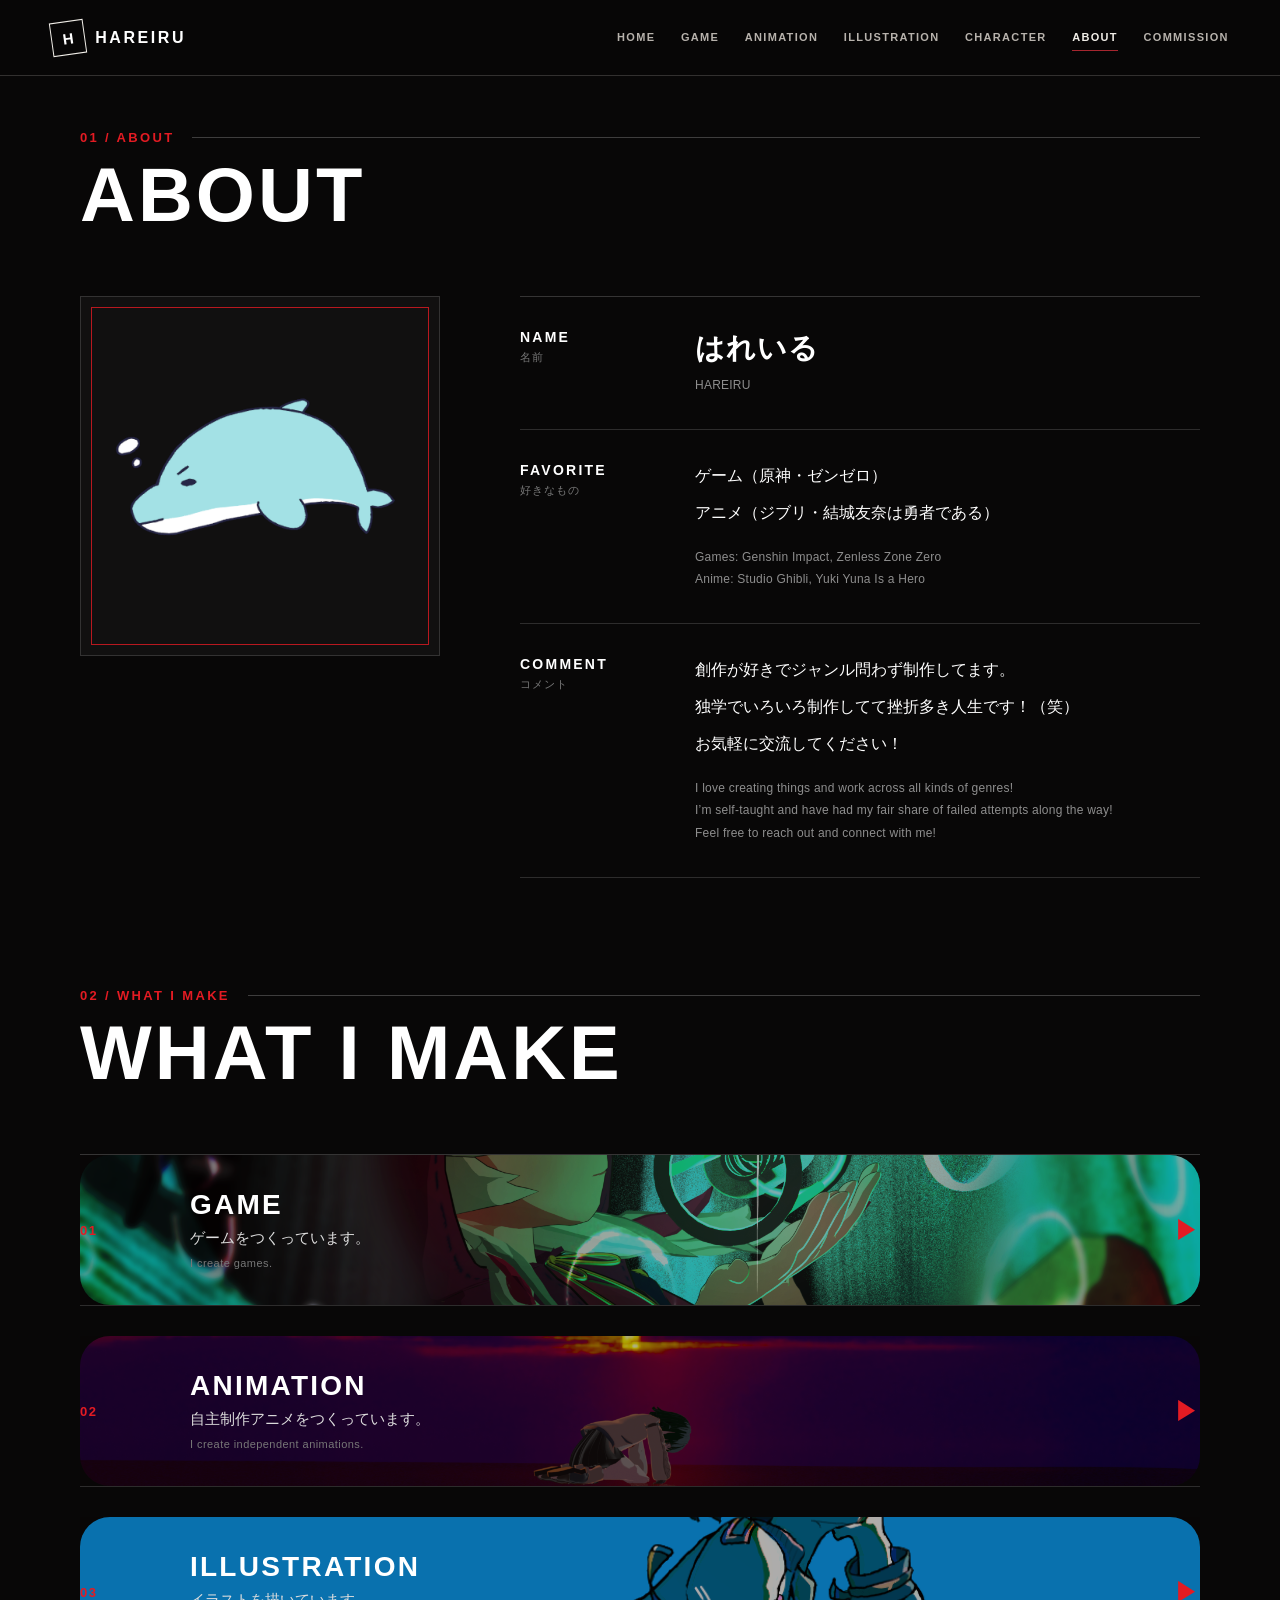
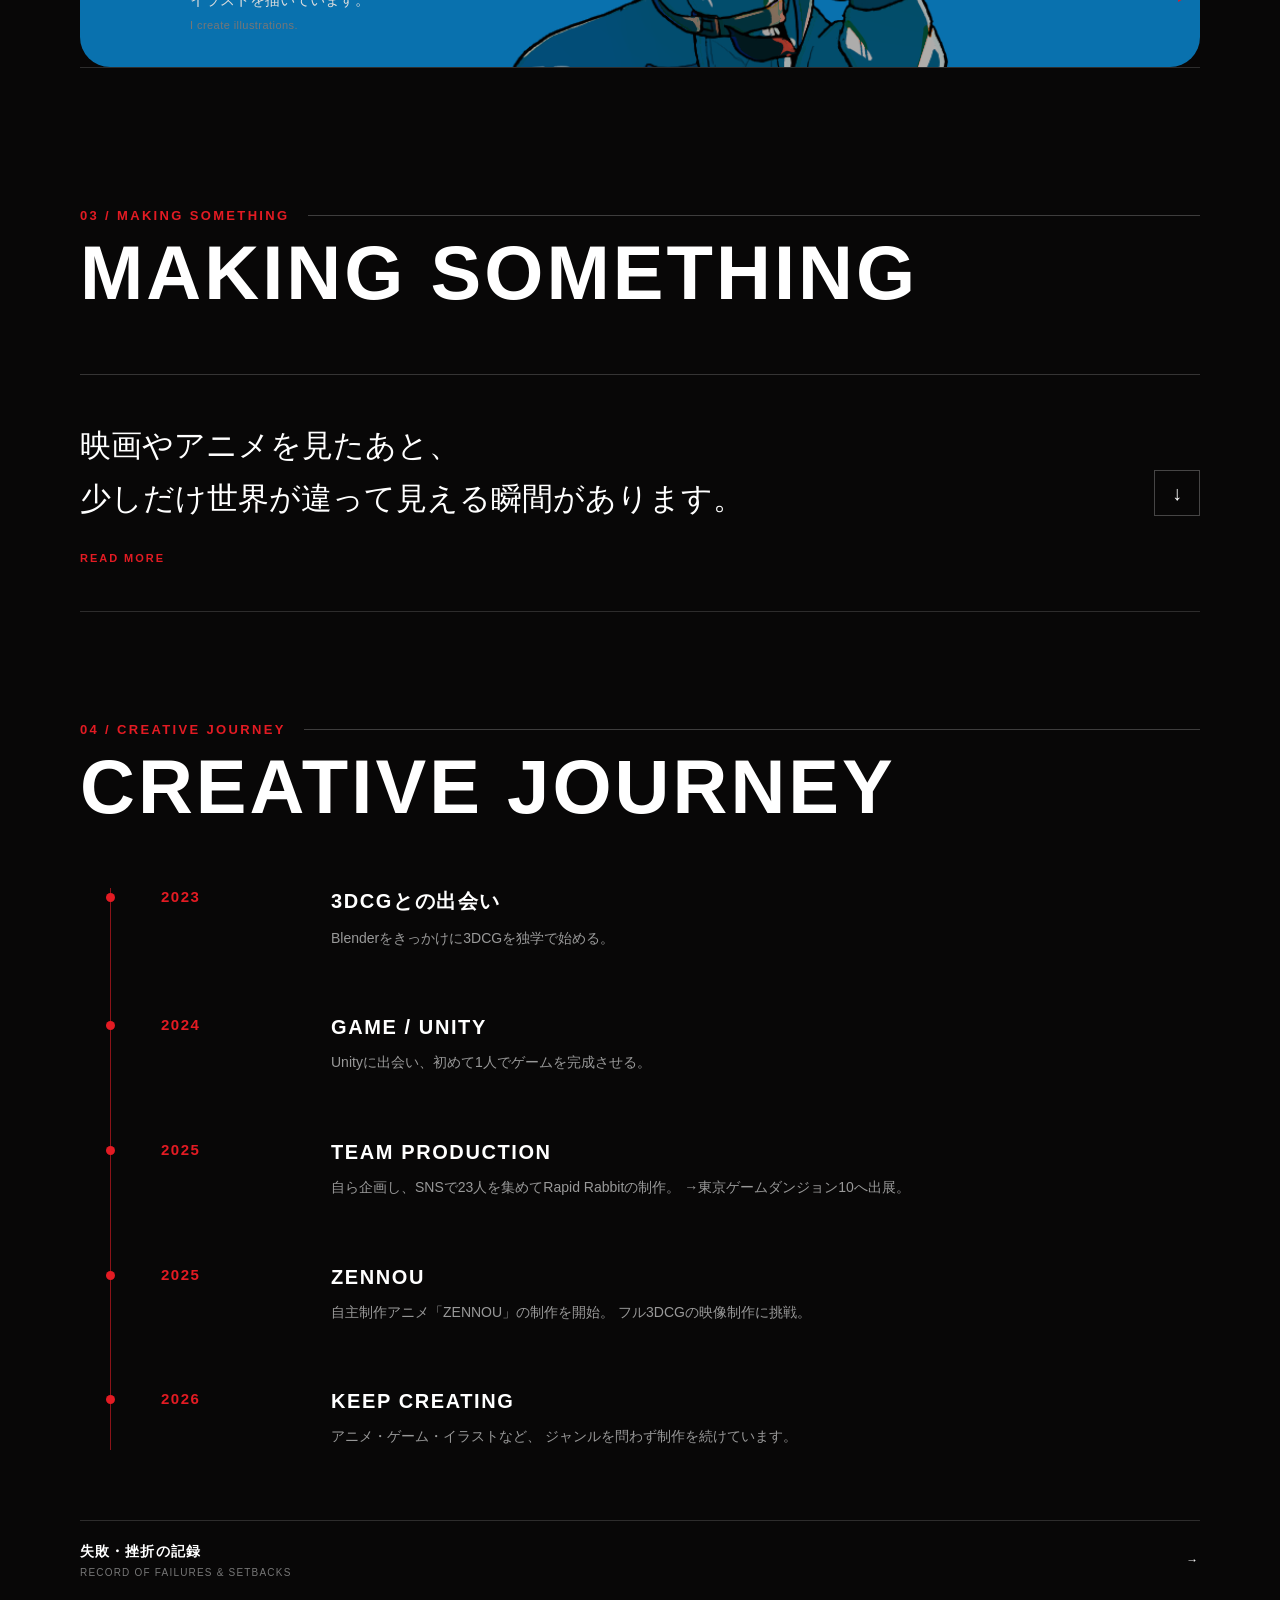
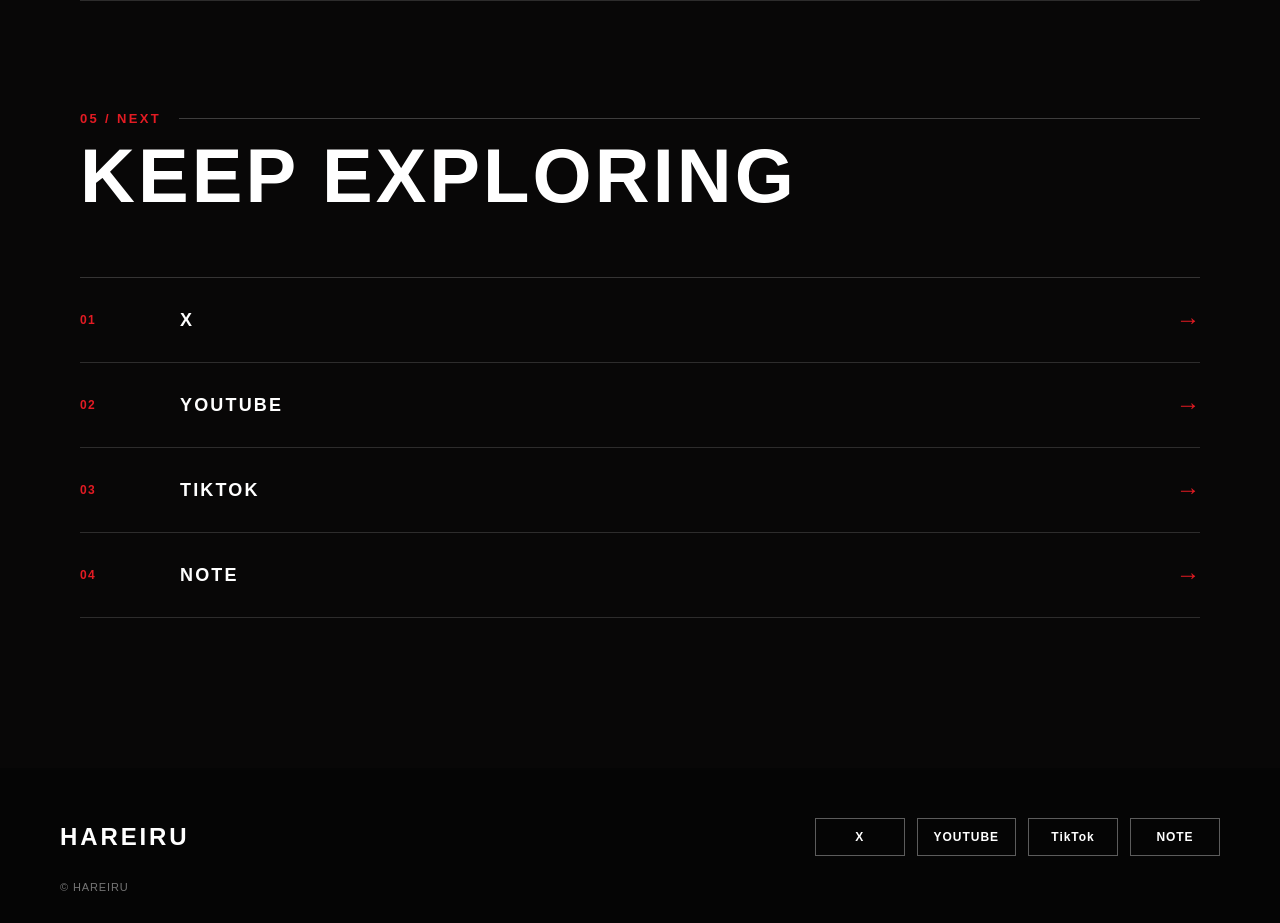
<file: about.html>
<!DOCTYPE html>
<html lang="ja">

<head>
  <meta charset="UTF-8">
  <meta name="viewport" content="width=device-width, initial-scale=1.0">

  <title>ABOUT | HAREIRU</title>

  <link rel="stylesheet" href="style.css">
  <link rel="stylesheet" href="about.css">
</head>


<body class="about-page">


<!-- =========================
     HEADER
========================= -->

<div id="header"></div>



<main>


<!-- =========================
     01 / ABOUT
========================= -->

<section class="about-section about-profile">

  <div class="about-heading">

    <div class="about-heading-top">

      <span class="about-kicker">
        01 / ABOUT
      </span>

      <span class="about-heading-line"></span>

    </div>

    <h1>
      ABOUT
    </h1>

  </div>


  <div class="profile-content">


    <!-- ICON -->

    <div class="profile-icon-wrap">

      <img
        src="images/icon.png"
        alt="はれいる"
        class="profile-icon"
      >

    </div>


    <!-- PROFILE -->

    <div class="profile-info">


      <!-- NAME -->

      <div class="profile-row">

        <div class="profile-label">

          <span>
            NAME
          </span>

          <small>
            名前
          </small>

        </div>


        <div class="profile-value">

          <strong>
            はれいる
          </strong>

          <small>
            HAREIRU
          </small>

        </div>

      </div>



      <!-- FAVORITE -->

      <div class="profile-row">

        <div class="profile-label">

          <span>
            FAVORITE
          </span>

          <small>
            好きなもの
          </small>

        </div>


        <div class="profile-value">

          <p>
            ゲーム（原神・ゼンゼロ）
          </p>

          <p>
            アニメ（ジブリ・結城友奈は勇者である）
          </p>

          <small class="profile-english">

            Games: Genshin Impact, Zenless Zone Zero<br>

            Anime: Studio Ghibli, Yuki Yuna Is a Hero

          </small>

        </div>

      </div>



      <!-- COMMENT -->

      <div class="profile-row">

        <div class="profile-label">

          <span>
            COMMENT
          </span>

          <small>
            コメント
          </small>

        </div>


<div class="profile-value">

  <p>
    創作が好きでジャンル問わず制作してます。
  </p>

  <p>
    独学でいろいろ制作してて挫折多き人生です！（笑）
  </p>

  <p>
    お気軽に交流してください！
  </p>


  <small class="profile-english">

    I love creating things and work across all kinds of genres!<br>

    I’m self-taught and have had my fair share of failed attempts along the way!<br>

    Feel free to reach out and connect with me!

  </small>

</div>

      </div>


    </div>

  </div>

</section>



<!-- =========================
     02 / WHAT I MAKE
========================= -->

<section class="about-section about-make">

  <div class="about-heading">

    <div class="about-heading-top">

      <span class="about-kicker">
        02 / WHAT I MAKE
      </span>

      <span class="about-heading-line"></span>

    </div>

    <h2>
      WHAT I MAKE
    </h2>

  </div>


  <div class="make-list">


    <!-- GAME -->

    <a
      href="game.html"
      class="make-item"
    >

      <div class="make-number">
        01
      </div>

      <div class="make-content">

        <h3>
          GAME
        </h3>

        <p>
          ゲームをつくっています。
        </p>

        <small>
          I create games.
        </small>

      </div>

      <span class="make-arrow">
        ▶
      </span>

    </a>



    <!-- ANIMATION -->

    <a
      href="animation.html"
      class="make-item"
    >

      <div class="make-number">
        02
      </div>

      <div class="make-content">

        <h3>
          ANIMATION
        </h3>

        <p>
          自主制作アニメをつくっています。
        </p>

        <small>
          I create independent animations.
        </small>

      </div>

      <span class="make-arrow">
        ▶
      </span>

    </a>



    <!-- ILLUSTRATION -->

    <a
      href="illustration.html"
      class="make-item"
    >

      <div class="make-number">
        03
      </div>

      <div class="make-content">

        <h3>
          ILLUSTRATION
        </h3>

        <p>
          イラストを描いています。
        </p>

        <small>
          I create illustrations.
        </small>

      </div>

      <span class="make-arrow">
        ▶
      </span>

    </a>


  </div>

</section>



<!-- =========================
     03 / MAKING SOMETHING
========================= -->

<section class="about-section about-making">

  <div class="about-heading">

    <div class="about-heading-top">

      <span class="about-kicker">
        03 / MAKING SOMETHING
      </span>

      <span class="about-heading-line"></span>

    </div>

    <h2>
      MAKING SOMETHING
    </h2>

  </div>


  <details class="making-details">


    <summary>

      <div class="making-preview">

        <p>
          映画やアニメを見たあと、
          <br>
          少しだけ世界が違って見える瞬間があります。
        </p>

        <span>
          READ MORE
        </span>

      </div>

      <span class="making-arrow">
        ↓
      </span>

    </summary>



    <div class="making-body">


      <div class="making-japanese">

        <p>
          映画やアニメを見たあと、
          少しだけ世界が違って見える瞬間があります。
        </p>

        <p>
          帰り道の空気が変わったり、
          「なんか頑張ってみようかな」って思えたり、
          好きな作品に触れたあと、
          自分の世界まで染まっていくような感覚が昔から好きでした。
        </p>

        <p>
          自分もいつか、
          誰かの日常や記憶に少しだけ残るような作品を作りたいと思っています。
        </p>

        <p>
          できるかどうかより、
          とりあえずやってみる。
          そんな感じで今日も制作しています。
        </p>

        <p>
          「はれいるさんの作品だからみたい！」
          <br>
          って言ってもらえる、
          そんな日を目指して。
        </p>

      </div>



      <div class="making-english">

        <p>
          There are moments after watching a movie or anime
          when the world feels slightly different.
        </p>

        <p>
          The air on the walk home changes somehow,
          or I suddenly feel like,
          “Maybe I should try a little harder too.”
        </p>

        <p>
          I’ve always loved that feeling —
          when a work leaves such a strong impression
          that it quietly colors your own world afterward.
        </p>

        <p>
          Someday, I want to create works
          that stay gently in someone’s daily life or memories.
        </p>

        <p>
          Rather than worrying about whether I can do something or not,
          I just try it first.
        </p>

        <p>
          That’s the kind of creator I am,
          and that’s how I keep making things every day.
        </p>

        <p>
          My dream is to one day hear people say,
          <br>
          “I want to see it because it’s Hareiru’s work!”
        </p>

      </div>


    </div>

  </details>

</section>



<!-- =========================
     04 / CREATIVE JOURNEY
========================= -->

<section class="about-section about-journey">

  <div class="about-heading">

    <div class="about-heading-top">

      <span class="about-kicker">
        04 / CREATIVE JOURNEY
      </span>

      <span class="about-heading-line"></span>

    </div>

    <h2>
      CREATIVE JOURNEY
    </h2>

  </div>


  <div class="journey-timeline">


    <div class="journey-item">

      <div class="journey-year">
        2023
      </div>

      <div class="journey-content">

        <h3>
          3DCGとの出会い
        </h3>

        <p>
          Blenderをきっかけに3DCGを独学で始める。
        </p>

      </div>

    </div>



    <div class="journey-item">

      <div class="journey-year">
        2024
      </div>

      <div class="journey-content">

        <h3>
          GAME / UNITY
        </h3>

        <p>
          Unityに出会い、初めて1人でゲームを完成させる。
        </p>

      </div>

    </div>



    <div class="journey-item">

      <div class="journey-year">
        2025
      </div>

      <div class="journey-content">

        <h3>
          TEAM PRODUCTION
        </h3>

        <p>
          自ら企画し、SNSで23人を集めてRapid Rabbitの制作。
          →東京ゲームダンジョン10へ出展。
        </p>

      </div>

    </div>



    <div class="journey-item">

      <div class="journey-year">
        2025
      </div>

      <div class="journey-content">

        <h3>
          ZENNOU
        </h3>

        <p>
          自主制作アニメ「ZENNOU」の制作を開始。
          フル3DCGの映像制作に挑戦。
        </p>

      </div>

    </div>



    <div class="journey-item">

      <div class="journey-year">
        2026
      </div>

      <div class="journey-content">

        <h3>
          KEEP CREATING
        </h3>

        <p>
          アニメ・ゲーム・イラストなど、
          ジャンルを問わず制作を続けています。
        </p>

      </div>

    </div>


  </div>


<a
  href="https://note.com/hareiru_/n/n2b751c703e10"
  class="journey-note"
  target="_blank"
  rel="noopener noreferrer"
>

  <span class="journey-note-text">

    <strong>
      失敗・挫折の記録
    </strong>

    <small>
      RECORD OF FAILURES &amp; SETBACKS
    </small>

  </span>

  <span>
    →
  </span>

</a>

</section>



<!--<!-- =========================
     05 / NEXT
========================= -->

<section class="about-section about-next">

  <div class="about-heading">

    <div class="about-heading-top">

      <span class="about-kicker">
        05 / NEXT
      </span>

      <span class="about-heading-line"></span>

    </div>

    <h2>
      KEEP EXPLORING
    </h2>

  </div>


  <div class="next-links">


    <!-- X -->

    <a
      href="https://x.com/hareiru_"
      class="next-link"
      target="_blank"
      rel="noopener noreferrer"
    >

      <span class="next-number">
        01
      </span>

      <span class="next-title">
        X
      </span>

      <span class="next-arrow">
        →
      </span>

    </a>



    <!-- YOUTUBE -->

    <a
      href="https://www.youtube.com/@%E3%81%AF%E3%82%8C%E3%81%84%E3%82%8B"
      class="next-link"
      target="_blank"
      rel="noopener noreferrer"
    >

      <span class="next-number">
        02
      </span>

      <span class="next-title">
        YOUTUBE
      </span>

      <span class="next-arrow">
        →
      </span>

    </a>



    <!-- TIKTOK -->

    <a
      href="https://www.tiktok.com/@hareiru_?_r=1&_t=ZS-92EnxzwdbpI"
      class="next-link"
      target="_blank"
      rel="noopener noreferrer"
    >

      <span class="next-number">
        03
      </span>

      <span class="next-title">
        TIKTOK
      </span>

      <span class="next-arrow">
        →
      </span>

    </a>



    <!-- NOTE -->

    <a
      href="https://note.com/hareiru_"
      class="next-link"
      target="_blank"
      rel="noopener noreferrer"
    >

      <span class="next-number">
        04
      </span>

      <span class="next-title">
        NOTE
      </span>

      <span class="next-arrow">
        →
      </span>

    </a>


  </div>

</section>



<!-- =========================
     FOOTER
========================= -->

<div id="footer"></div>


<script src="script.js"></script>


</body>
</html>
</file>
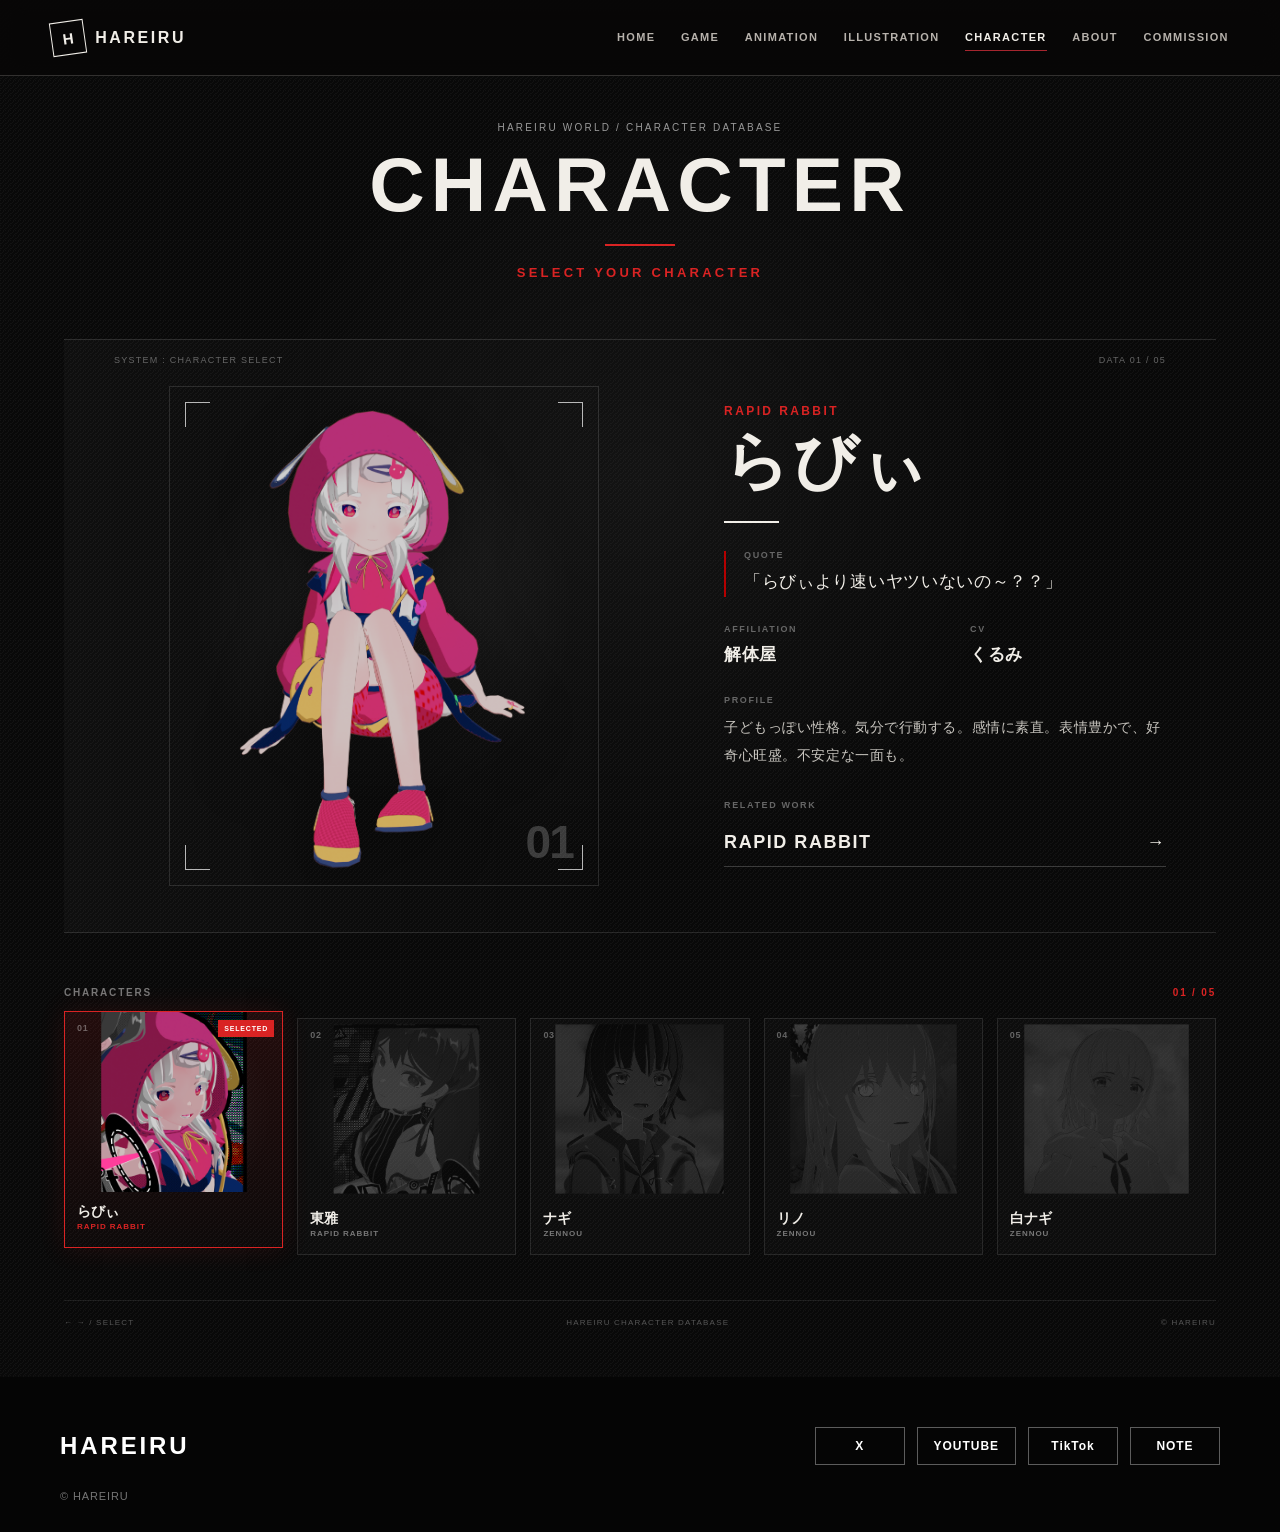
<file: character.html>
<!DOCTYPE html>
<html lang="ja">

<head>

  <meta charset="UTF-8">

  <meta
    name="viewport"
    content="width=device-width, initial-scale=1.0"
  >

  <title>CHARACTER | HAREIRU</title>

  <link
    rel="stylesheet"
    href="style.css"
  >

  <link
    rel="stylesheet"
    href="character.css"
  >

</head>


<body class="character-page">


<!-- =========================================================
     HEADER
========================================================= -->

<div id="header"></div>



<!-- =========================================================
     CHARACTER
========================================================= -->


<main class="character-main">


  <!-- BACKGROUND -->

  <div
    class="character-grid"
    aria-hidden="true"
  ></div>

  <div
    class="character-noise"
    aria-hidden="true"
  ></div>



  <!-- =======================================================
       HEADING
  ======================================================== -->


  <section class="character-heading">

    <p class="character-kicker">
      HAREIRU WORLD / CHARACTER DATABASE
    </p>

    <h1>
      CHARACTER
    </h1>

    <div class="character-heading-line"></div>

    <p class="character-select-title">
      SELECT YOUR CHARACTER
    </p>

  </section>



  <!-- =======================================================
       CHARACTER DISPLAY
  ======================================================== -->


  <section
    class="character-display"
    aria-label="Character information"
  >


    <!-- DATA -->

    <div class="character-data-top">

      <span>
        SYSTEM : CHARACTER SELECT
      </span>

      <span id="characterDataNumber">
        DATA 01 / 05
      </span>

    </div>



    <!-- CHARACTER VISUAL -->

    <div class="character-visual">

      <div class="character-visual-frame">


        <div
          class="character-corner character-corner--tl"
        ></div>

        <div
          class="character-corner character-corner--tr"
        ></div>

        <div
          class="character-corner character-corner--bl"
        ></div>

        <div
          class="character-corner character-corner--br"
        ></div>


        <div class="character-image-wrap">

          <img
            id="characterImage"
            class="character-image"
            src="images/character/rabby.png"
            alt="らびぃ"
          >

        </div>


        <div
          id="characterImageNumber"
          class="character-image-number"
        >
          01
        </div>


      </div>

    </div>



    <!-- =====================================================
         CHARACTER INFO
    ====================================================== -->


    <div class="character-info">


      <!-- WORK -->

      <p
        id="characterWork"
        class="character-work"
      >
        RAPID RABBIT
      </p>


      <!-- NAME -->

      <h2
        id="characterName"
        class="character-name"
      >
        らびぃ
      </h2>


      <div class="character-info-line"></div>



      <!-- QUOTE -->

      <div class="character-quote">

        <span class="character-label">
          QUOTE
        </span>

        <p id="characterQuote">
          「らびぃより速いヤツいないの～？？」
        </p>

      </div>



      <!-- AFFILIATION / CV -->

      <div class="character-meta-row">


        <!-- AFFILIATION -->

        <div class="character-affiliation">

          <span class="character-label">
            AFFILIATION
          </span>

          <strong id="characterAffiliation">
            解体屋
          </strong>

        </div>



        <!-- CV -->

        <div class="character-cv">

          <span class="character-label">
            CV
          </span>

          <strong id="characterCv">
            くるみ
          </strong>

        </div>


      </div>



      <!-- PROFILE -->

      <div class="character-profile">

        <span class="character-label">
          PROFILE
        </span>

        <p id="characterDescription">
          子どもっぽい性格。気分で行動する。感情に素直。
          表情豊かで、好奇心旺盛。不安定な一面も。
        </p>

      </div>



      <!-- RELATED WORK -->

      <div class="character-related">

        <span class="character-label">
          RELATED WORK
        </span>

        <a
  id="characterWorkLink"
  class="character-work-link"
  href="game.html?game=rabbit"
>

  <span id="characterWorkLinkText">
    RAPID RABBIT
  </span>

  <span>
    →
  </span>

</a>

      </div>


    </div>



    <!-- SCAN -->

    <div
      id="characterScan"
      class="character-scan"
      aria-hidden="true"
    ></div>


  </section>



  <!-- =======================================================
       CHARACTER SELECTOR
  ======================================================== -->


  <section class="character-select">


    <div class="character-select-header">

      <span>
        CHARACTERS
      </span>

      <span>

        <span id="selectedNumber">
          01
        </span>

        / 05

      </span>

    </div>



    <div class="character-selector">


      <!-- ===================================================
           01 らびぃ
      ==================================================== -->


      <button
        class="character-option is-selected"
        type="button"
        data-index="0"
        aria-label="らびぃを選択"
      >

        <span class="character-option-number">
          01
        </span>

        <div class="character-option-image">

          <img
            src="images/character/rabby-icon.png"
            alt="らびぃ"
          >

        </div>

        <span class="character-option-name">
          らびぃ
        </span>

        <span class="character-option-work">
          RAPID RABBIT
        </span>

      </button>



      <!-- ===================================================
           02 東雅
      ==================================================== -->


      <button
        class="character-option"
        type="button"
        data-index="1"
        aria-label="東雅を選択"
      >

        <span class="character-option-number">
          02
        </span>

        <div class="character-option-image">

          <img
            src="images/character/toga-icon.png"
            alt="東雅"
          >

        </div>

        <span class="character-option-name">
          東雅
        </span>

        <span class="character-option-work">
          RAPID RABBIT
        </span>

      </button>



      <!-- ===================================================
           03 ナギ
      ==================================================== -->


      <button
        class="character-option"
        type="button"
        data-index="2"
        aria-label="ナギを選択"
      >

        <span class="character-option-number">
          03
        </span>

        <div class="character-option-image">

          <img
            src="images/character/nagi-icon.png"
            alt="ナギ"
          >

        </div>

        <span class="character-option-name">
          ナギ
        </span>

        <span class="character-option-work">
          ZENNOU
        </span>

      </button>



      <!-- ===================================================
           04 リノ
      ==================================================== -->


      <button
        class="character-option"
        type="button"
        data-index="3"
        aria-label="リノを選択"
      >

        <span class="character-option-number">
          04
        </span>

        <div class="character-option-image">

          <img
            src="images/character/rino-icon.png"
            alt="リノ"
          >

        </div>

        <span class="character-option-name">
          リノ
        </span>

        <span class="character-option-work">
          ZENNOU
        </span>

      </button>



      <!-- ===================================================
           05 白ナギ
      ==================================================== -->


      <button
        class="character-option character-option--mystery"
        type="button"
        data-index="4"
        aria-label="白ナギを選択"
      >

        <span class="character-option-number">
          05
        </span>

        <div class="character-option-image">

          <img
            src="images/character/white-nagi-icon.png"
            alt="白ナギ"
          >

        </div>

        <span class="character-option-name">
          白ナギ
        </span>

        <span class="character-option-work">
          ZENNOU
        </span>

      </button>


    </div>
<div class="character-swipe">
  ← SWIPE →
</div>
  </section>



  <!-- =======================================================
       BOTTOM
  ======================================================== -->


  <div class="character-bottom">

    <span>
      ← → / SELECT
    </span>

    <span>
      HAREIRU CHARACTER DATABASE
    </span>

    <span>
      © HAREIRU
    </span>

  </div>


</main>

<!-- =========================================================
     FOOTER
========================================================= -->
<div id="footer"></div>

<!-- =========================================================
     SCRIPT
========================================================= -->

<script src="script.js"></script>
<script src="character.js"></script>


</body>

</html>
</file>
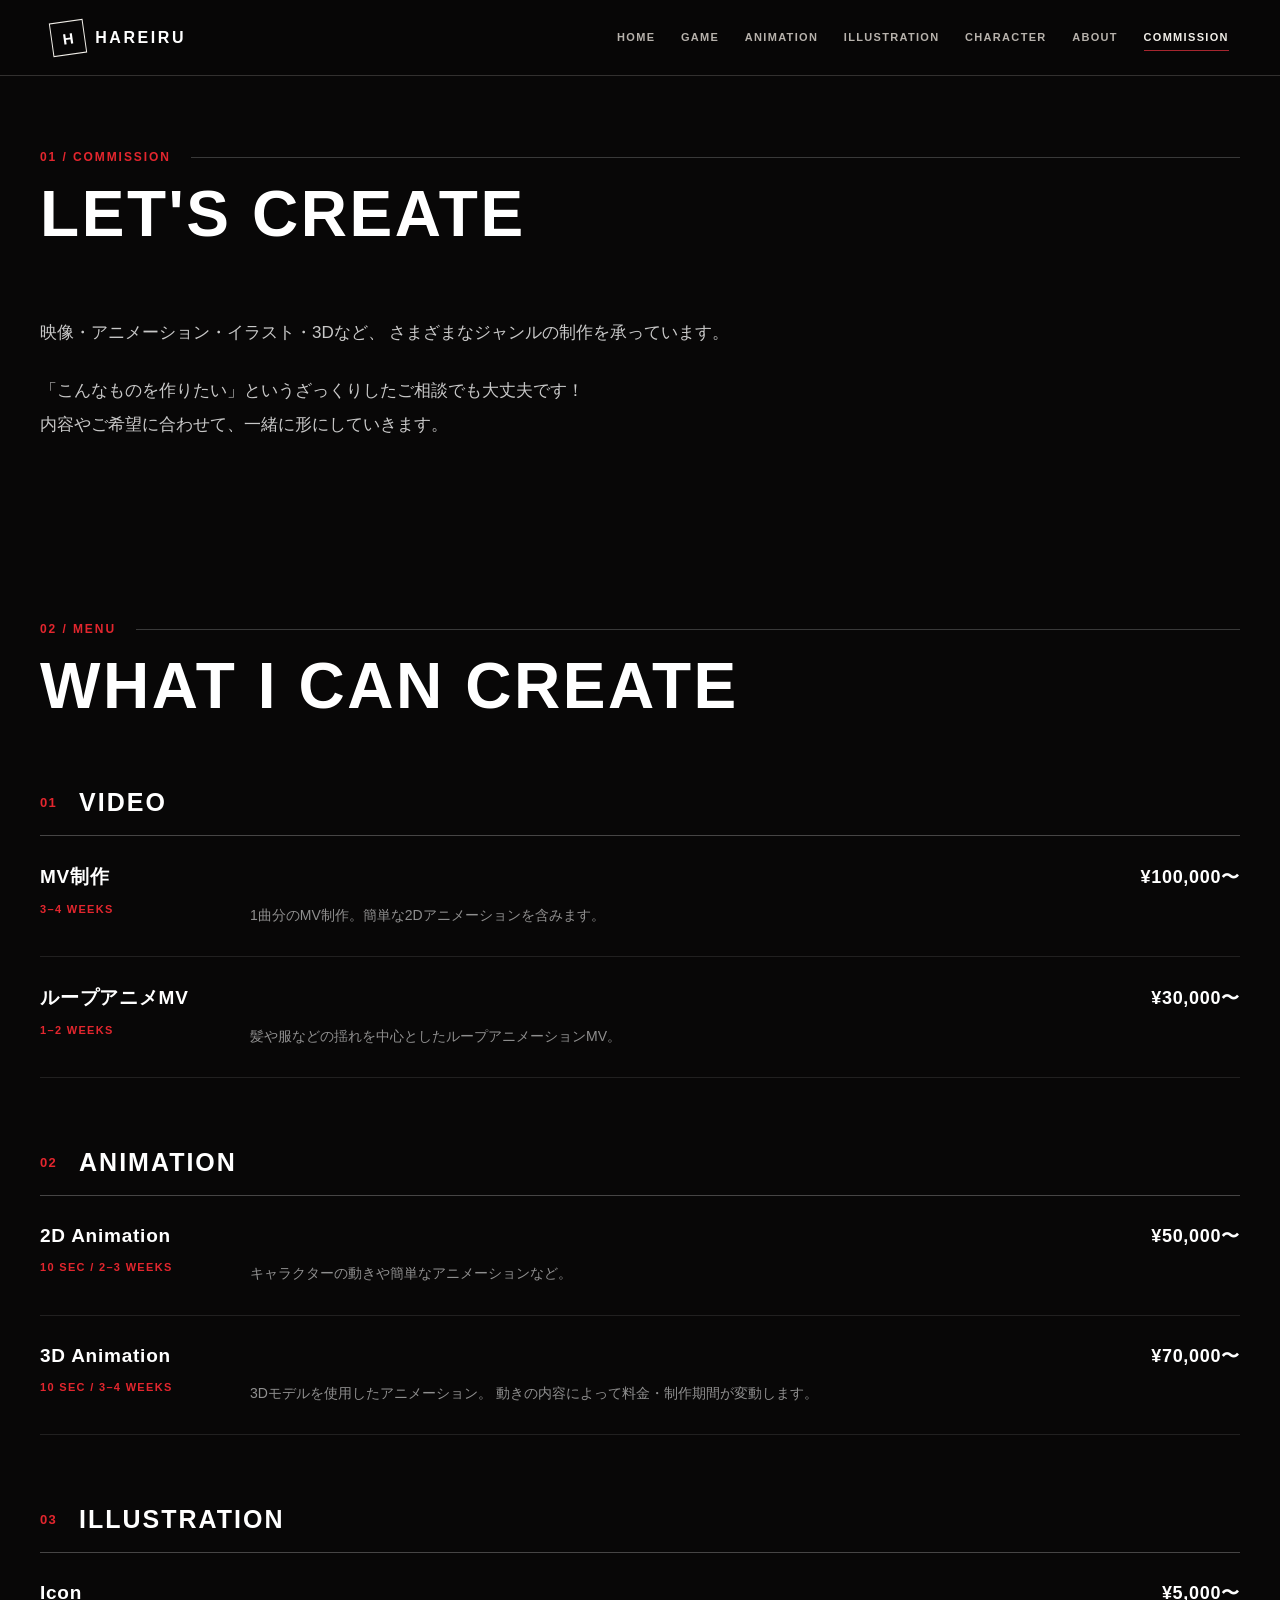
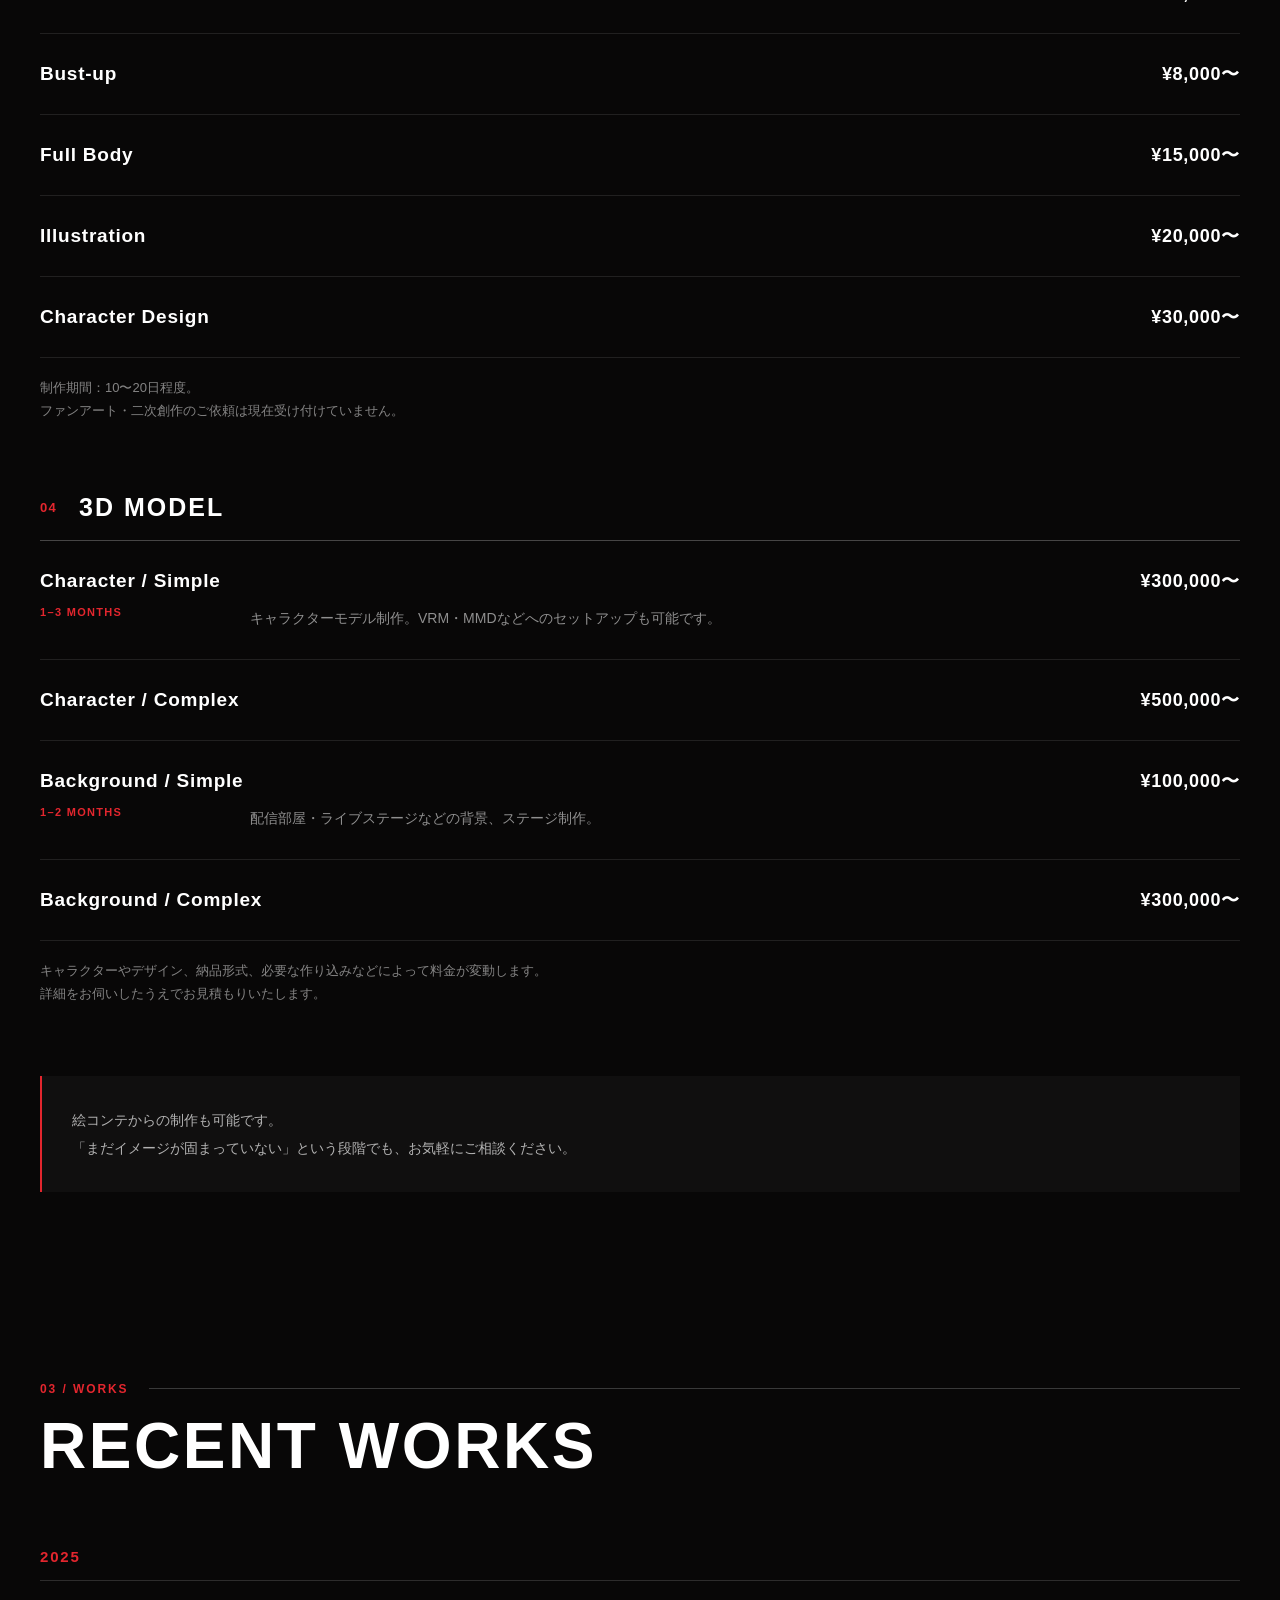
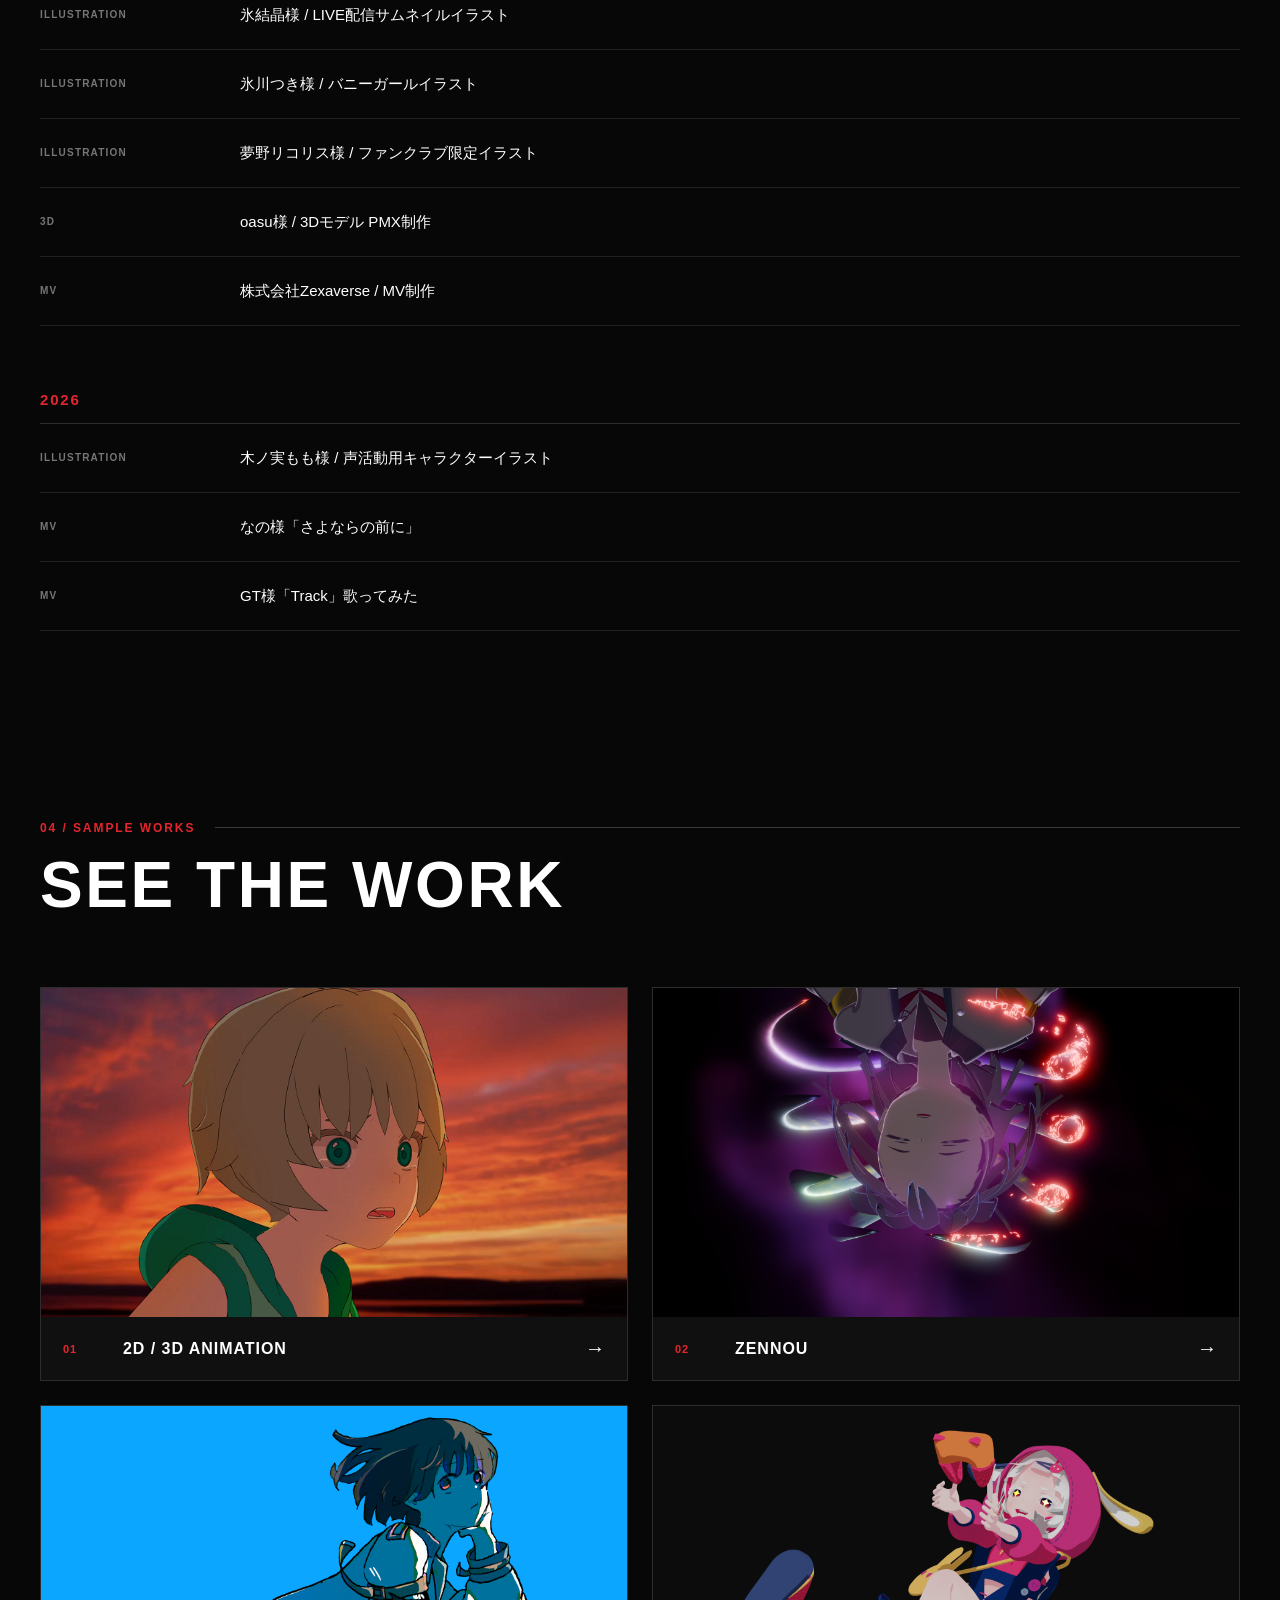
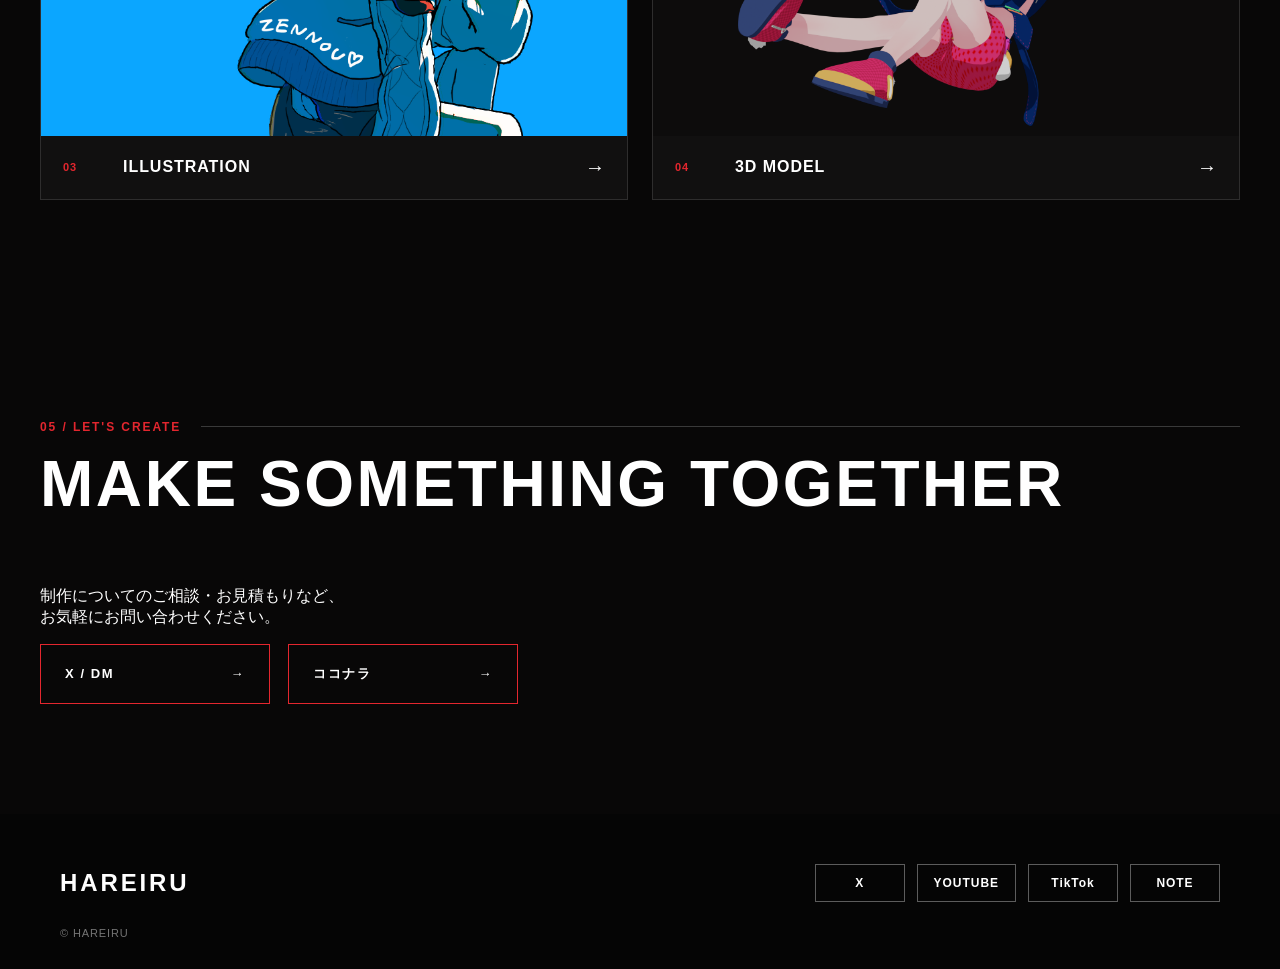
<file: commission.html>
<!DOCTYPE html>
<html lang="ja">
<head>
  <meta charset="UTF-8">
  <meta name="viewport" content="width=device-width, initial-scale=1.0">
  <title>COMMISSION | HAREIRU</title>

  <link rel="stylesheet" href="style.css">
  <link rel="stylesheet" href="commission.css">
</head>

<body class="commission-page">

  <!-- =========================
       HEADER
  ========================== -->
  <div id="header"></div>


  <main>

    <!-- =========================
         01 / COMMISSION
    ========================== -->
    <section class="commission-intro commission-section">

      <div class="commission-heading">

        <div class="commission-heading-top">
          <span class="commission-kicker">01 / COMMISSION</span>
          <span class="commission-heading-line"></span>
        </div>

        <h1>LET'S CREATE</h1>

      </div>

      <div class="commission-intro-copy">

        <p>
          映像・アニメーション・イラスト・3Dなど、
          さまざまなジャンルの制作を承っています。
        </p>

        <p>
          「こんなものを作りたい」というざっくりしたご相談でも大丈夫です！
          <br>内容やご希望に合わせて、一緒に形にしていきます。
        </p>

      </div>

    </section>


    <!-- =========================
         02 / MENU
    ========================== -->
    <section class="commission-menu commission-section">

      <div class="commission-heading">

        <div class="commission-heading-top">
          <span class="commission-kicker">02 / MENU</span>
          <span class="commission-heading-line"></span>
        </div>

        <h2>WHAT I CAN CREATE</h2>

      </div>


      <!-- VIDEO -->
      <div class="price-category">

        <div class="price-category-head">
          <span class="price-number">01</span>
          <h3>VIDEO</h3>
        </div>

        <div class="price-items">

          <div class="price-item">
            <div class="price-item-title">
              <h4>MV制作</h4>
              <span class="price">¥100,000〜</span>
            </div>

            <div class="price-item-detail">
              <span>3–4 WEEKS</span>
              <p>
                1曲分のMV制作。簡単な2Dアニメーションを含みます。
              </p>
            </div>
          </div>


          <div class="price-item">
            <div class="price-item-title">
              <h4>ループアニメMV</h4>
              <span class="price">¥30,000〜</span>
            </div>

            <div class="price-item-detail">
              <span>1–2 WEEKS</span>
              <p>
                髪や服などの揺れを中心としたループアニメーションMV。
              </p>
            </div>
          </div>

        </div>

      </div>


      <!-- ANIMATION -->
      <div class="price-category">

        <div class="price-category-head">
          <span class="price-number">02</span>
          <h3>ANIMATION</h3>
        </div>

        <div class="price-items">

          <div class="price-item">
            <div class="price-item-title">
              <h4>2D Animation</h4>
              <span class="price">¥50,000〜</span>
            </div>

            <div class="price-item-detail">
              <span>10 SEC / 2–3 WEEKS</span>
              <p>
                キャラクターの動きや簡単なアニメーションなど。
              </p>
            </div>
          </div>


          <div class="price-item">
            <div class="price-item-title">
              <h4>3D Animation</h4>
              <span class="price">¥70,000〜</span>
            </div>

            <div class="price-item-detail">
              <span>10 SEC / 3–4 WEEKS</span>
              <p>
                3Dモデルを使用したアニメーション。
                動きの内容によって料金・制作期間が変動します。
              </p>
            </div>
          </div>

        </div>

      </div>


      <!-- ILLUSTRATION -->
      <div class="price-category">

        <div class="price-category-head">
          <span class="price-number">03</span>
          <h3>ILLUSTRATION</h3>
        </div>

        <div class="price-items">

          <div class="price-item">
            <div class="price-item-title">
              <h4>Icon</h4>
              <span class="price">¥5,000〜</span>
            </div>
          </div>


          <div class="price-item">
            <div class="price-item-title">
              <h4>Bust-up</h4>
              <span class="price">¥8,000〜</span>
            </div>
          </div>


          <div class="price-item">
            <div class="price-item-title">
              <h4>Full Body</h4>
              <span class="price">¥15,000〜</span>
            </div>
          </div>


          <div class="price-item">
            <div class="price-item-title">
              <h4>Illustration</h4>
              <span class="price">¥20,000〜</span>
            </div>
          </div>


          <div class="price-item">
            <div class="price-item-title">
              <h4>Character Design</h4>
              <span class="price">¥30,000〜</span>
            </div>
          </div>

        </div>

        <p class="price-note">
          制作期間：10〜20日程度。<br>
          ファンアート・二次創作のご依頼は現在受け付けていません。
        </p>

      </div>


      <!-- 3D MODEL -->
      <div class="price-category">

        <div class="price-category-head">
          <span class="price-number">04</span>
          <h3>3D MODEL</h3>
        </div>

        <div class="price-items">

          <div class="price-item">
            <div class="price-item-title">
              <h4>Character / Simple</h4>
              <span class="price">¥300,000〜</span>
            </div>

            <div class="price-item-detail">
              <span>1–3 MONTHS</span>
              <p>
                キャラクターモデル制作。VRM・MMDなどへのセットアップも可能です。
              </p>
            </div>
          </div>


          <div class="price-item">
            <div class="price-item-title">
              <h4>Character / Complex</h4>
              <span class="price">¥500,000〜</span>
            </div>
          </div>


          <div class="price-item">
            <div class="price-item-title">
              <h4>Background / Simple</h4>
              <span class="price">¥100,000〜</span>
            </div>

            <div class="price-item-detail">
              <span>1–2 MONTHS</span>
              <p>
                配信部屋・ライブステージなどの背景、ステージ制作。
              </p>
            </div>
          </div>


          <div class="price-item">
            <div class="price-item-title">
              <h4>Background / Complex</h4>
              <span class="price">¥300,000〜</span>
            </div>
          </div>

        </div>

        <p class="price-note">
          キャラクターやデザイン、納品形式、必要な作り込みなどによって料金が変動します。<br>
          詳細をお伺いしたうえでお見積もりいたします。
        </p>

      </div>


      <div class="commission-menu-note">
        <p>
          絵コンテからの制作も可能です。<br>
          「まだイメージが固まっていない」という段階でも、お気軽にご相談ください。
        </p>
      </div>

    </section>


    <!-- =========================
         03 / WORKS
    ========================== -->
    <section class="commission-works commission-section">

      <div class="commission-heading">

        <div class="commission-heading-top">
          <span class="commission-kicker">03 / WORKS</span>
          <span class="commission-heading-line"></span>
        </div>

        <h2>RECENT WORKS</h2>

      </div>


      <!-- 2025 -->
      <div class="works-year">

        <div class="works-year-title">
          <span>2025</span>
        </div>

        <div class="works-list">

          <div class="works-item">
            <span class="works-type">ILLUSTRATION</span>
            <p>氷結晶様 / LIVE配信サムネイルイラスト</p>
          </div>

          <div class="works-item">
            <span class="works-type">ILLUSTRATION</span>
            <p>氷川つき様 / バニーガールイラスト</p>
          </div>

          <div class="works-item">
            <span class="works-type">ILLUSTRATION</span>
            <p>夢野リコリス様 / ファンクラブ限定イラスト</p>
          </div>

          <div class="works-item">
            <span class="works-type">3D</span>
            <p>oasu様 / 3Dモデル PMX制作</p>
          </div>

          <div class="works-item">
            <span class="works-type">MV</span>
            <p>株式会社Zexaverse / MV制作</p>
          </div>

        </div>

      </div>


      <!-- 2026 -->
      <div class="works-year">

        <div class="works-year-title">
          <span>2026</span>
        </div>

        <div class="works-list">

          <div class="works-item">
            <span class="works-type">ILLUSTRATION</span>
            <p>木ノ実もも様 / 声活動用キャラクターイラスト</p>
          </div>

          <div class="works-item">
            <span class="works-type">MV</span>
            <p>なの様「さよならの前に」</p>
          </div>

          <div class="works-item">
            <span class="works-type">MV</span>
            <p>GT様「Track」歌ってみた</p>
          </div>

        </div>

      </div>

    </section>


    <!-- =========================
         04 / SAMPLE WORKS
    ========================== -->
    <section class="commission-samples commission-section">

      <div class="commission-heading">

        <div class="commission-heading-top">
          <span class="commission-kicker">04 / SAMPLE WORKS</span>
          <span class="commission-heading-line"></span>
        </div>

        <h2>SEE THE WORK</h2>

      </div>


      <div class="sample-grid">

        <!-- 01 -->
        <a
          href="https://youtu.be/oQ6k_RuwOCg?si=EFnz9YWCRIavjhxq"
          class="sample-item"
          target="_blank"
          rel="noopener noreferrer"
        >

          <div class="sample-image">
            <img
              src="images/commission/anime.png"
              alt="2D / 3D ANIMATION"
            >
          </div>

          <div class="sample-info">
            <span class="sample-number">01</span>
            <h3>2D / 3D ANIMATION</h3>
            <span class="sample-arrow">→</span>
          </div>

        </a>


        <!-- 02 -->
        <a
          href="animation.html#zennou"
          class="sample-item"
        >

          <div class="sample-image">
            <img
              src="images/commission/zennou.png"
              alt="ZENNOU"
            >
          </div>

          <div class="sample-info">
            <span class="sample-number">02</span>
            <h3>ZENNOU</h3>
            <span class="sample-arrow">→</span>
          </div>

        </a>


        <!-- 03 -->
        <a
          href="illustration.html"
          class="sample-item"
        >

          <div class="sample-image">
            <img
              src="images/commission/illust.png"
              alt="ILLUSTRATION"
            >
          </div>

          <div class="sample-info">
            <span class="sample-number">03</span>
            <h3>ILLUSTRATION</h3>
            <span class="sample-arrow">→</span>
          </div>

        </a>


        <!-- 04 -->
        <a
          href="character.html"
          class="sample-item"
        >

          <div class="sample-image">
            <img
              src="images/commission/character.png"
              alt="3D MODEL"
            >
          </div>

          <div class="sample-info">
            <span class="sample-number">04</span>
            <h3>3D MODEL</h3>
            <span class="sample-arrow">→</span>
          </div>

        </a>

      </div>

    </section>


    <!-- =========================
         05 / LET'S CREATE
    ========================== -->
    <section class="commission-contact commission-section">

      <div class="commission-heading">

        <div class="commission-heading-top">
          <span class="commission-kicker">05 / LET'S CREATE</span>
          <span class="commission-heading-line"></span>
        </div>

        <h2>MAKE SOMETHING TOGETHER</h2>

      </div>

      <div class="commission-contact-copy">

        <p>
          制作についてのご相談・お見積もりなど、<br>
          お気軽にお問い合わせください。
        </p>

        <div class="commission-contact-links">

  <a
    href="https://x.com/hareiru_"
    class="commission-contact-button"
    target="_blank"
    rel="noopener noreferrer"
  >
    <span>X / DM</span>
    <span>→</span>
  </a>

  <a
    href="https://coconala.com/users/5061230"
    class="commission-contact-button"
    target="_blank"
    rel="noopener noreferrer"
  >
    <span>ココナラ</span>
    <span>→</span>
  </a>

</div>

      </div>

    </section>

  </main>


  <!-- =========================
       FOOTER
  ========================== -->
  <div id="footer"></div>
  <script src="script.js"></script>

</body>
</html>
</file>
<file: style.css>
/* =========================================================
   HAREIRU HOME
========================================================= */


:root {

  --black: #080707;
  --black-soft: #11100f;

  --red-dark: #6E151C;
  --red: #A6262F;
  --red-bright: #c73a44;

  --white: #F1EEE8;
  --gray: #8A8580;

  --line: rgba(241, 238, 232, .18);

  --header-height: 76px;

}


* {
  box-sizing: border-box;
}


html {
  scroll-behavior: smooth;
}


body {

  margin: 0;

  background: var(--black);

  color: var(--white);

  font-family:
    "Noto Sans JP",
    sans-serif;

  overflow-x: hidden;

}


a {

  color: inherit;

  text-decoration: none;

}


button {

  font: inherit;

}


/* =========================================================
   HEADER
========================================================= */


.site-header {

  position: fixed;

  z-index: 100;

  top: 0;
  left: 0;

  width: 100%;

  height: var(--header-height);

  display: flex;

  align-items: center;

  justify-content: space-between;

  gap: 30px;

  padding:
    0 4vw;

  background:
    rgba(8, 7, 7, .92);

  border-bottom:
    1px solid var(--line);

  backdrop-filter:
    blur(12px);

}


.logo {

  display: flex;

  align-items: center;

  gap: 10px;

  flex: 0 0 auto;

}


.logo-mark {

  width: 34px;
  height: 34px;

  display: grid;

  place-items: center;

  border:
    1px solid var(--white);

  font:
    800 15px/1 "Montserrat",
    sans-serif;

  transform:
    rotate(-8deg);

}


.logo-text {

  font:
    800 16px/1 "Montserrat",
    sans-serif;

  letter-spacing:
    .16em;

}


.global-nav {

  display: flex;

  align-items: center;

  justify-content: flex-end;

  gap:
    clamp(12px, 2vw, 30px);

  overflow-x: auto;

  scrollbar-width: none;

}


.global-nav::-webkit-scrollbar {
  display: none;
}


.global-nav a {

  position: relative;

  white-space: nowrap;

  color: #b7b2ac;

  font:
    700 11px/1 "Montserrat",
    sans-serif;

  letter-spacing:
    .12em;

  padding:
    10px 0;

  transition:
    color .25s ease;

}


.global-nav a::after {

  content: "";

  position: absolute;

  left: 0;
  bottom: 2px;

  width: 100%;
  height: 1px;

  background:
    var(--red);

  transform:
    scaleX(0);

  transform-origin:
    right;

  transition:
    transform .25s ease;

}


.global-nav a:hover,
.global-nav a.active {

  color:
    var(--white);

}


.global-nav a:hover::after,
.global-nav a.active::after {

  transform:
    scaleX(1);

  transform-origin:
    left;

}


/* =========================================================
   PICKUP
========================================================= */


.pickup {

  position: relative;

  min-height: 100vh;

  padding-top:
    var(--header-height);

  background:
    var(--black);

}


.pickup-inner {

  position: relative;

  max-width:
    none;

  width:
    100%;

  margin:
    0;

  padding:
    10px 5vw 40px;

  background:
    #880000;

}


.section-kicker {

  color:
    var(--red-bright);

  font:
    700 10px/1 "Montserrat",
    sans-serif;

  letter-spacing:
    .3em;

  text-transform:
    uppercase;

}


.pickup h1,
.genre-heading h2 {

  margin: 12px 0 0;

  font:
    800 clamp(42px, 6vw, 76px)/.95 "Montserrat",
    sans-serif;

  letter-spacing:
    -.045em;

}


#pickup-title {

  position: relative;

  transform:
    translateX(30px);

  display:
    flex;

  align-items:
    center;

  gap:
    14px;

}


#pickup-title img {

  width:
    100px;

  height:
    100px;

  object-fit:
    contain;

  flex:
    0 0 auto;

}


/* =========================================================
   FILM STRIP
========================================================= */


.film-strip {

  position: relative;

  width: 100%;

  height:
    78px;

  overflow:
    hidden;

  background:
    #080707;

  border-top:
    1px solid rgba(241, 238, 232, .15);

  border-bottom:
    1px solid rgba(241, 238, 232, .15);

}


.film-strip::before {

  content: "";

  position: absolute;

  left: 0;
  right: 0;

  top: 50%;

  height:
    62px;

  transform:
    translateY(-50%);

  background:
    #080707;

}


.film-holes {

  position: absolute;

  z-index: 2;

  left: 0;
  top: 50%;

  height:
    34px;

  transform:
    translateY(-50%);

  display:
    flex;

  align-items: center;

  gap:
    18px;

  width:
    max-content;

  padding:
    0 10px;

}


.film-holes span {

  flex:
    0 0 66px;

  width:
    66px;

  height:
    27px;

  background:
    #F1EEE8;

  border-radius:
    7px;

}


.film-strip--top {

  margin-top:
    0;

}


.film-strip--bottom {

  margin-top:
    0;

}


/* =========================================================
   POSTER STAGE
========================================================= */


.poster-stage {

  position: relative;

  height:
    min(65vh, 660px);

  min-height:
    600px;

  margin-top:
    0px;

  display:
    flex;

  align-items:
    center;

  justify-content:
    center;

  overflow:
    visible;

}


.poster-track {

  width:
    100%;

  height:
    100%;

  display:
    flex;

  align-items:
    center;

  justify-content:
    center;

  gap:
    clamp(14px, 3vw, 48px);

  overflow:
    visible;

  transition:
    transform .65s cubic-bezier(.2, .8, .2, 1);

}


.poster-slide {

  position:
    relative;

  width:
    clamp(245px, 22vw, 340px);

  flex:
    0 0 clamp(245px, 22vw, 340px);

  opacity:
    .32;

  transform:
    scale(.78);

  transition:

    opacity .55s ease,

    transform .65s
      cubic-bezier(.2, .8, .2, 1),

    filter .55s ease;

  filter:
    brightness(.48)
    saturate(.65);

  overflow:
    visible;

}


.poster-slide.is-center {

  opacity:
    1;

  transform:
    scale(1);

  filter:
    brightness(1)
    saturate(1);

  z-index:
    4;

}


/* =========================================================
   POSTER META
========================================================= */


.poster-meta {

  height:
    52px;

  display:
    flex;

  flex-direction:
    column;

  justify-content:
    flex-end;

  gap:
    6px;

  margin-bottom:
    10px;

}


.poster-meta span {

  color:
    var(--red-bright);

  font:
    700 17px/1 "Montserrat",
    sans-serif;

  letter-spacing:
    .2em;

}


.poster-meta strong {

  font:
    800 29px/1 "Montserrat",
    sans-serif;

  letter-spacing:
    .04em;

}


/* =========================================================
   POSTER BUTTON
========================================================= */


.poster-button {

  position:
    relative;

  display:
    block;

  width:
    100%;

  padding:
    0;

  border:
    0;

  background:
    transparent;

  color:
    inherit;

  cursor:
    pointer;

  overflow:
    visible;

}


/* =========================================================
   POSTER ART
========================================================= */


.poster-art {

  position:
    relative;

  aspect-ratio:
    2 / 3;

  overflow:
    visible;

  display:
    flex;

  align-items:
    flex-end;

  padding:
    20px;

  border:
    12px solid #080707;

  box-shadow:
    0 18px 55px rgba(0, 0, 0, .5);

  isolation:
    isolate;

}


/* =========================================================
   POSTER IMAGE
========================================================= */


.poster-image {

  position:
    absolute;

  inset:
    0;

  width:
    100%;

  height:
    100%;

  object-fit:
    cover;

  object-position:
    center;

  z-index:
    -3;

}


/* =========================================================
   POSTER OVERLAY
========================================================= */


.poster-art::before {

  content: "";

  position: absolute;

  inset:
    0;

  z-index:
    -2;

  background:

    linear-gradient(
      145deg,
      rgba(255,255,255,.16),
      transparent 35%
    ),

    linear-gradient(
      180deg,
      transparent 45%,
      rgba(0,0,0,.78)
    );

}


.poster-art::after {

  content: "";

  position: absolute;

  inset:
    7px;

  border:
    1px solid rgba(241, 238, 232, .2);

  z-index:
    -1;

}


/* =========================================================
   POSTER DESIGNS
========================================================= */


.poster-art--zennou {

  background:

    radial-gradient(
      circle at 68% 32%,
      rgba(241,238,232,.7) 0 5%,
      transparent 6%
    ),

    linear-gradient(
      150deg,
      #291b1c 0 35%,
      #090707 36% 100%
    );

}


.poster-art--lanedy {

  background:

    radial-gradient(
      circle at 28% 30%,
      rgba(241,238,232,.55) 0 8%,
      transparent 9%
    ),

    linear-gradient(
      155deg,
      #7d2028 0 42%,
      #1b0b0d 43% 100%
    );

}


.poster-art--illustration {

  background:

    radial-gradient(
      circle at 55% 34%,
      rgba(241,238,232,.8) 0 7%,
      transparent 8%
    ),

    linear-gradient(
      145deg,
      #4d3032 0 30%,
      #0b0808 31% 100%
    );

}


.poster-art--rabbit {

  background:

    linear-gradient(
      135deg,
      rgba(241,238,232,.14),
      transparent 32%
    ),

    linear-gradient(
      145deg,
      #321015 0 48%,
      #080707 49% 100%
    );

}


/* =========================================================
   POSTER TEXT
========================================================= */


.poster-no {

  position:
    absolute;

  top:
    19px;

  left:
    20px;

  font:
    700 17px/1 "Montserrat",
    sans-serif;

  letter-spacing:
    .14em;

}


.poster-label {

  position:
    relative;

  z-index:
    3;

  font:
    800 clamp(25px, 3.2vw, 42px)/.9 "Montserrat",
    sans-serif;

  letter-spacing:
    -.04em;

}


/* =========================================================
   POSTER CHARACTER
========================================================= */


.poster-character {

  position:
    absolute;

  z-index:
    30;

  display:
    none;

  place-items:
    center;

  width:
    110px;

  height:
    145px;

  object-fit:
    contain;

  border:
    1px solid rgba(241,238,232,.7);

  background:
    rgba(241,238,232,.08);

  color:
    var(--white);

  font:
    700 52px/1 "Noto Sans JP",
    sans-serif;

  opacity:
    0;

  visibility:
    hidden;

  transform:
    translate3d(0, 0, 0)
    rotate(0deg)
    scale(.35);

  transform-origin:
    center center;

  pointer-events:
    none;

  will-change:
    transform,
    opacity;

}


/* =========================================================
   CHARACTER SIZE
========================================================= */


.poster-character--large {

  width:
    125px;

  height:
    165px;

  font-size:
    60px;

}


.poster-character--medium {

  width:
    100px;

  height:
    135px;

  font-size:
    48px;

}


.poster-character--small {

  width:
    76px;

  height:
    104px;

  font-size:
    38px;

}


/* =========================================================
   CHARACTER START POSITION
========================================================= */


.poster-character--one {

  left:
    12%;

  top:
    18%;

}


.poster-character--two {

  right:
    8%;

  top:
    30%;

}


.poster-character--three {

  left:
    8%;

  top:
    54%;

}


.poster-character--four {

  right:
    10%;

  top:
    58%;

}


.poster-character--five {

  left:
    38%;

  top:
    68%;

}


/* =========================================================
   CHARACTER POP
========================================================= */


.poster-character.pop-start {

  animation:
    characterPop
    .72s
    cubic-bezier(.18, 1.25, .3, 1)
    forwards;

}


.poster-slide:not(.is-center) .poster-character {

  opacity:
    0;

  visibility:
    hidden;

}


/* =========================================================
   CHARACTER POP ANIMATION
========================================================= */


@keyframes characterPop {

  0% {

    opacity:
      0;

    visibility:
      hidden;

    transform:
      translate3d(0, 35px, 0)
      rotate(0deg)
      scale(.35);

  }


  20% {

    opacity:
      1;

    visibility:
      visible;

    transform:
      translate3d(
        calc(var(--pop-x) * .22),
        calc(var(--pop-y) * .22),
        0
      )
      rotate(
        calc(var(--pop-rotate) * .25)
      )
      scale(.72);

  }


  55% {

    opacity:
      1;

    visibility:
      visible;

    transform:
      translate3d(
        calc(var(--pop-x) * 1.08),
        calc(var(--pop-y) * 1.08),
        0
      )
      rotate(
        calc(var(--pop-rotate) * 1.12)
      )
      scale(1.14);

  }


  78% {

    opacity:
      1;

    visibility:
      visible;

    transform:
      translate3d(
        calc(var(--pop-x) * .94),
        calc(var(--pop-y) * .94),
        0
      )
      rotate(
        calc(var(--pop-rotate) * .94)
      )
      scale(1.04);

  }


  100% {

    opacity:
      1;

    visibility:
      visible;

    transform:
      translate3d(
        var(--pop-x),
        var(--pop-y),
        0
      )
      rotate(
        var(--pop-rotate)
      )
      scale(1);

  }

}


/* =========================================================
   SHOWING STATE
========================================================= */


.showing-state {

  display:
    flex;

  align-items:
    baseline;

  justify-content:
    space-between;

  gap:
    8px;

  margin-top:
    12px;

}


.showing-state span {

  font:
    800 17px/1 "Montserrat",
    sans-serif;

  letter-spacing:
    .13em;

}


.showing-state small {

  color:
    var(--gray);

  font:
    500 13px/1 "Montserrat",
    sans-serif;

  letter-spacing:
    .08em;

}


/* =========================================================
   CAROUSEL ARROWS
========================================================= */


.carousel-arrow {

  position:
    absolute;

  z-index:
    50;

  top:
    50%;

  width:
    50px;

  height:
    50px;

  display:
    grid;

  place-items:
    center;

  border:
    1px solid rgba(241,238,232,.38);

  background:
    rgba(8,7,7,.75);

  color:
    var(--white);

  cursor:
    pointer;

  transform:
    translateY(-50%);

  transition:

    background .25s ease,

    border-color .25s ease,

    transform .25s ease;

}


.carousel-arrow:hover {

  background:
    var(--red-dark);

  border-color:
    var(--red);

}


.carousel-arrow--left {

  left:
    2%;

}


.carousel-arrow--right {

  right:
    2%;

}


/* =========================================================
   TICKET LINE
========================================================= */


.ticket-line {

  margin-top:
    18px;

  padding-top:
    13px;

  border-top:
    1px solid var(--line);

  display:
    flex;

  justify-content:
    center;

  gap:
    16px;

  color:
    var(--gray);

  font:
    600 8px/1 "Montserrat",
    sans-serif;

  letter-spacing:
    .14em;

}


/* =========================================================
   GENRE
========================================================= */


.genre-nav {

  position:
    relative;

  min-height:
    720px;

  padding:
    125px 5vw 110px;

  border-top:
    1px solid var(--line);

  background:
    var(--black-soft);

}


.genre-heading {

  max-width:
    1500px;

  margin:
    0 auto;

  text-align:
    center;

}


.genre-heading p {

  margin:
    14px 0 0;

  color:
    var(--gray);

  font-size:
    12px;

  letter-spacing:
    .15em;

}


.genre-models {

  max-width:
    1120px;

  margin:
    65px auto 0;

  display:
    grid;

  grid-template-columns:
    repeat(3, 1fr);

  gap:
    5vw;

}


.model-item {

  min-width:
    0;

  display:
    block;

  color:
    var(--white);

  text-align:
    center;

  cursor:
    pointer;

}


/* =========================================================
   GENRE ICON SCENE
========================================================= */


.model-scene {

  position:
    relative;

  height:
    300px;

  display:
    flex;

  align-items:
    center;

  justify-content:
    center;

  overflow:
    visible;

  cursor:
    pointer;

}


/* =========================================================
   GENRE UNDERLINE
========================================================= */


.model-scene::after {

  content:
    "";

  position:
    absolute;

  left:
    50%;

  bottom:
    30px;

  width:
    150px;

  height:
    1px;

  transform:
    translateX(-50%);

  background:
    rgba(241,238,232,.22);

  transition:
    width .35s ease,
    background .35s ease;

}


.model-item:hover
.model-scene::after {

  width:
    190px;

  background:
    var(--red);

}


/* =========================================================
   GENRE ICON
========================================================= */


.genre-icon {

  width:
    180px;

  height:
    180px;

  display:
    block;

  object-fit:
    contain;

  transition:
    transform .25s ease,
    filter .25s ease;

  will-change:
    transform;

}


/* =========================================================
   GENRE ICON HOVER
========================================================= */


.model-item:hover
.genre-icon {

  transform:
    scale(1.08);

  filter:
    brightness(1.08);

}


/* =========================================================
   GENRE ICON SPIN
========================================================= */


.genre-icon.spin-on-leave {

  animation:
    genreIconSpin
    .65s
    cubic-bezier(.2,.8,.2,1);

}


@keyframes genreIconSpin {

  0% {

    transform:
      rotate(0deg)
      scale(1.08);

  }


  70% {

    transform:
      rotate(330deg)
      scale(1.04);

  }


  100% {

    transform:
      rotate(360deg)
      scale(1);

  }

}


/* =========================================================
   MODEL LABEL
========================================================= */


.model-label {

  margin-top:
    13px;

  font:
    800 15px/1 "Montserrat",
    sans-serif;

  letter-spacing:
    .13em;

}


/* =========================================================
   ABOUT / COMMISSION
========================================================= */


.home-link-section {

  position:
    relative;

  max-width:
    1500px;

  min-height:
    480px;

  margin:
    0 auto;

  padding:
    120px 7vw;

  display:
    flex;

  align-items:
    center;

  justify-content:
    space-between;

  gap:
    60px;

  border-top:
    1px solid var(--line);

}


/* =========================================================
   ABOUT COPY
========================================================= */


.home-link-copy {

  max-width:
    620px;

}


.home-link-section h2 {

  margin:
    12px 0 22px;

  font:
    800 clamp(48px, 7vw, 86px)/.95 "Montserrat",
    sans-serif;

  letter-spacing:
    -.05em;

}


.home-link-section p {

  margin:
    0;

  color:
    #b8b2ac;

  font-size:
    14px;

  line-height:
    2.1;

}


.home-link-number {

  color:
    var(--red-dark);

  font:
    800 clamp(80px, 13vw, 180px)/1 "Montserrat",
    sans-serif;

  letter-spacing:
    -.08em;

}


.commission-home {

  background:

    linear-gradient(
      90deg,
      rgba(110,21,28,.16),
      transparent 60%
    );

}


.text-link {

  display:
    inline-flex;

  align-items:
    center;

  gap:
    25px;

  margin-top:
    35px;

  padding-bottom:
    8px;

  border-bottom:
    1px solid var(--white);

  font:
    800 11px/1 "Montserrat",
    sans-serif;

  letter-spacing:
    .16em;

  transition:
    gap .25s ease,
    color .25s ease;

}


.text-link span {

  font-size:
    18px;

  line-height:
    8px;

}


.text-link:hover {

  gap:
    38px;

  color:
    var(--red-bright);

}


/* =========================================================
   FOOTER
========================================================= */

.site-footer {
  padding: 50px 60px 30px;
  background: #050505;
  color: #fff;
}

.footer-main {
  display: flex;
  align-items: center;
  justify-content: space-between;
  gap: 30px;
}

.footer-logo {
  font-size: 24px;
  font-weight: 800;
  letter-spacing: 0.12em;
}

.footer-sns {
  display: flex;
  align-items: center;
  gap: 12px;
}

.footer-sns a {
  display: inline-flex;
  align-items: center;
  justify-content: center;

  min-width: 90px;
  height: 38px;
  padding: 0 16px;

  border: 1px solid rgba(255, 255, 255, 0.35);

  color: #fff;
  text-decoration: none;

  font-size: 12px;
  font-weight: 700;
  letter-spacing: 0.08em;

  transition:
    background 0.2s ease,
    color 0.2s ease,
    border-color 0.2s ease,
    transform 0.2s ease;
}

.footer-sns a:hover {
  background: #fff;
  color: #000;
  border-color: #fff;
  transform: translateY(-2px);
}

.site-footer small {
  display: block;
  margin-top: 25px;

  color: rgba(255, 255, 255, 0.45);

  font-size: 11px;
  letter-spacing: 0.08em;
}


/* =========================================================
   FOOTER / MOBILE
========================================================= */

@media (max-width: 700px) {

  .site-footer {
    padding: 40px 24px 25px;
  }

  .footer-main {
    align-items: flex-start;
    flex-direction: column;
    gap: 25px;
  }

  .footer-sns {
    flex-wrap: wrap;
  }

  .footer-sns a {
    min-width: 80px;
  }

}


/* =========================================================
   RESPONSIVE
========================================================= */


@media (max-width: 900px) {

  :root {
    --header-height: 68px;
  }


  .site-header {

    padding:
      0 20px;

  }


  .logo-text {
    display: none;
  }


  .global-nav {

    gap:
      18px;

  }


  .poster-stage {

    height:
      610px;

  }


  .poster-slide {

    width:
      235px;

    flex-basis:
      235px;

  }


  .poster-slide:not(.is-center) {

    display:
      none;

  }


  .genre-models {

    gap:
      20px;

  }


  .model-scene {

    height:
      260px;

  }


  .genre-icon {

    width:
      200px;

    height:
      200px;

  }


  .poster-character {

    transform-origin:
      center center;

  }

}


/* =========================================================
   MOBILE
========================================================= */


@media (max-width: 650px) {


  .pickup-inner {

    padding:
      20px 20px 45px;

  }


  .pickup h1,
  .genre-heading h2 {

    font-size:
      46px;

  }


  #pickup-title {

    transform:
      translateX(0);

    gap:
      10px;

  }


  #pickup-title img {

    width:
      50px;

    height:
      50px;

  }


  .poster-stage {

    height:
      570px;

    margin-top:
      35px;

  }


  .poster-slide {

    width:
      min(72vw, 290px);

    flex-basis:
      min(72vw, 290px);

  }


  .carousel-arrow {

    width:
      42px;

    height:
      42px;

  }


  .carousel-arrow--left {
    left: 0;
  }


  .carousel-arrow--right {
    right: 0;
  }


  .ticket-line {

    flex-wrap:
      wrap;

    gap:
      9px;

    text-align:
      center;

  }


  .genre-nav {

    min-height:
      auto;

    padding:
      90px 20px;

  }


  .genre-models {

    grid-template-columns:
      1fr;

    gap:
      55px;

    margin-top:
      45px;

  }


  .model-scene {

    height:
      235px;

  }


  .genre-icon {

    width:
      190px;

    height:
      190px;

  }


  /* =======================================================
     ABOUT / COMMISSION
  ======================================================= */


  .home-link-section {

    min-height:
    430px;

  padding:
    90px 20px;

    flex-direction:
      column;

    align-items:
      flex-start;

    justify-content:
      center;

    gap:
      0;

  }


  .home-link-number {
    display: none;
  }


  .home-link-section h2 {

    font-size:
    clamp(40px, 13vw, 54px);

  white-space:
    nowrap;

  }


  .film-strip {

    height:
      58px;

  }


  .film-holes {

    gap:
      14px;

    padding:
      0 8px;

  }


  .film-holes span {

    flex-basis:
      48px;

    width:
      48px;

    height:
      21px;

    border-radius:
      6px;

  }


  .poster-character--large {

    width:
      105px;

    height:
      140px;

    font-size:
      50px;

  }


  .poster-character--medium {

    width:
      86px;

    height:
      116px;

    font-size:
      42px;

  }


  .poster-character--small {

    width:
      66px;

    height:
      90px;

    font-size:
      32px;

  }

}


/* =========================================================
   ABOUT / COMMISSION SCROLL ANIMATION
========================================================= */


/* ---------------------------------------------------------
   初期状態
--------------------------------------------------------- */


/* 私について → 左から */

.home-link-section:not(.commission-home) .home-link-copy {

  opacity:
    0;

  transform:
    translateX(-100px);

  transition:

    opacity .8s ease,

    transform .8s
      cubic-bezier(.2,.8,.2,1);

}


/* ご依頼 → 右から */

.home-link-section.commission-home .home-link-copy {

  opacity:
    0;

  transform:
    translateX(100px);

  transition:

    opacity .8s ease,

    transform .8s
      cubic-bezier(.2,.8,.2,1);

}


/* ---------------------------------------------------------
   表示された状態
--------------------------------------------------------- */


/* 私について */

.home-link-section:not(.commission-home).scroll-visible
.home-link-copy {

  opacity:
    1;

  transform:
    translateX(0);

}


/* ご依頼 */

.home-link-section.commission-home.scroll-visible
.home-link-copy {

  opacity:
    1;

  transform:
    translateX(0);

}


/* =========================================================
   ABOUT：背景画像
========================================================= */


.home-link-section#about {

  position:
    relative;

  overflow:
    hidden;

  background:
    #080707;

}


.home-link-section#about::before {

  content:
    "";

  position:
    absolute;

  inset:
    0;

  background-image:
    url("images/about.png");

  background-size:
    cover;

  background-position:
    center;

  background-repeat:
    no-repeat;

  opacity:
    0.7;

  z-index:
    0;

}


/* ABOUT画像の上に黒いグラデーション */

.home-link-section#about::after {

  content:
    "";

  position:
    absolute;

  inset:
    0;

  background:
    linear-gradient(
      90deg,
      rgba(8,7,7,.55) 0%,
      rgba(8,7,7,.35) 45%,
      rgba(8,7,7,.10) 100%
    );

  z-index:
    0;

}


/* ABOUTの文字・番号を画像より前に */

.home-link-section#about .home-link-copy,
.home-link-section#about .home-link-number {

  position:
    relative;

  z-index:
    1;

}


/* =========================================================
   ご依頼セクション：背景画像
========================================================= */


.home-link-section.commission-home {

  position:
    relative;

  overflow:
    hidden;

  background:
    #080707;

}


.home-link-section.commission-home::before {

  content:
    "";

  position:
    absolute;

  inset:
    0;

  background-image:
    url("images/work.png");

  background-size:
    cover;

  background-position:
    center;

  background-repeat:
    no-repeat;

  opacity:
    0.5;

  z-index:
    0;

}


/* ご依頼の文字・ボタンを画像より前に */

.home-link-section.commission-home .home-link-copy,
.home-link-section.commission-home .home-link-number {

  position:
    relative;

  z-index:
    1;

}
/* =========================================================
   MOBILE HEADER
========================================================= */

.menu-toggle {
  display: none;
}

.mobile-nav {
  display: none;
}


@media (max-width: 700px) {

  .site-header {
    padding: 14px 20px;
    min-height: 60px;
    box-sizing: border-box;
  }

  .site-header .logo {
    position: relative;
    z-index: 102;
  }

  .site-header .logo-text {
    display: inline;
  }


  /* PC用ナビを非表示 */
  .global-nav {
    display: none;
  }


  /* ハンバーガーボタン */
  .menu-toggle {
    position: relative;
    z-index: 102;

    display: flex;
    width: 42px;
    height: 42px;

    padding: 0;
    margin: 0;

    border: 1px solid rgba(255, 255, 255, 0.35);
    background: transparent;

    align-items: center;
    justify-content: center;
    flex-direction: column;
    gap: 5px;

    cursor: pointer;
  }

  .menu-toggle span {
    display: block;
    width: 18px;
    height: 1px;
    background: #fff;

    transition:
      transform 0.25s ease,
      opacity 0.25s ease;
  }


  /* 開いたときの× */
  .site-header.menu-open .menu-toggle span:nth-child(1) {
    transform: translateY(6px) rotate(45deg);
  }

  .site-header.menu-open .menu-toggle span:nth-child(2) {
    opacity: 0;
  }

  .site-header.menu-open .menu-toggle span:nth-child(3) {
    transform: translateY(-6px) rotate(-45deg);
  }


  /* 展開メニュー */
  .mobile-nav {
    position: absolute;
    top: 100%;
    left: 0;
    right: 0;

    display: flex;
    flex-direction: column;

    padding: 12px 20px 20px;

    background: rgba(5, 5, 5, 0.98);
    border-top: 1px solid rgba(255, 255, 255, 0.12);

    opacity: 0;
    visibility: hidden;
    transform: translateY(-10px);

    transition:
      opacity 0.25s ease,
      transform 0.25s ease,
      visibility 0.25s ease;

    z-index: 101;
  }

  .site-header.menu-open .mobile-nav {
    opacity: 1;
    visibility: visible;
    transform: translateY(0);
  }


  .mobile-nav a {
    display: block;

    padding: 15px 5px;

    color: #fff;
    text-decoration: none;

    font-size: 13px;
    font-weight: 700;
    letter-spacing: 0.12em;

    border-bottom: 1px solid rgba(255, 255, 255, 0.12);
  }

  .mobile-nav a:last-child {
    border-bottom: none;
  }

  .mobile-nav a:active {
    opacity: 0.6;
  }
}
</file>
<file: about.css>
/* =========================================================
   ABOUT PAGE
========================================================= */

.about-page {
  background: #080707;
  color: #ffffff;
}



/* =========================================================
   COMMON SECTION
========================================================= */

.about-section {
  position: relative;
  width: 100%;
  max-width: 1200px;
  margin: 0 auto;
  padding: 110px 40px;
  box-sizing: border-box;
}



/* =========================================================
   HEADING
========================================================= */

.about-heading {
  margin-bottom: 65px;
}

.about-heading-top {
  display: flex;
  align-items: center;
  gap: 18px;
  margin-bottom: 14px;
}

.about-kicker {
  color: #e31b23;
  font-size: 13px;
  font-weight: 700;
  letter-spacing: 0.18em;
  white-space: nowrap;
}

.about-heading-line {
  height: 1px;
  flex: 1;
  background: rgba(255,255,255,0.22);
}

.about-heading h1,
.about-heading h2 {
  margin: 0;
  font-size: clamp(42px, 6vw, 76px);
  line-height: 0.95;
  font-weight: 800;
  letter-spacing: 0.04em;
}



/* =========================================================
   01 / ABOUT
========================================================= */

.about-profile {
  padding-top: 130px;
}

.profile-content {
  display: grid;
  grid-template-columns: 360px 1fr;
  gap: 80px;
  align-items: start;
}



/* ICON */

.profile-icon-wrap {
  position: relative;
  background: #111010;
  padding: 22px;
  border: 1px solid rgba(255,255,255,0.14);
}

.profile-icon-wrap::after {
  content: "";
  position: absolute;
  inset: 10px;
  border: 1px solid rgba(227,27,35,0.8);
  pointer-events: none;
}

.profile-icon {
  display: block;
  width: 100%;
  height: auto;
  position: relative;
  z-index: 1;
}



/* PROFILE INFO */

.profile-info {
  border-top: 1px solid rgba(255,255,255,0.18);
}

.profile-row {
  display: grid;
  grid-template-columns: 145px 1fr;
  gap: 30px;
  padding: 32px 0;
  border-bottom: 1px solid rgba(255,255,255,0.15);
}



/* LABEL */

.profile-label {
  display: flex;
  flex-direction: column;
  gap: 5px;
}

.profile-label span {
  color: #ffffff;
  font-size: 14px;
  font-weight: 700;
  letter-spacing: 0.16em;
}

.profile-label small {
  color: #777;
  font-size: 11px;
  letter-spacing: 0.08em;
}



/* VALUE */

.profile-value strong {
  display: block;
  margin-bottom: 5px;
  font-size: 29px;
  font-weight: 700;
  letter-spacing: 0.04em;
}

.profile-value p {
  margin: 0 0 8px;
  font-size: 16px;
  line-height: 1.8;
}

.profile-value p:last-of-type {
  margin-bottom: 18px;
}

.profile-value small {
  display: block;
  color: #8e8e8e;
  font-size: 12px;
  line-height: 1.9;
  letter-spacing: 0.02em;
}



/* =========================================================
   02 / WHAT I MAKE
========================================================= */

.about-make {
  padding-top: 0px;
}

.make-list {
  border-top: 1px solid rgba(255,255,255,0.18);
}

.make-item {
  position: relative;
  display: grid;
  grid-template-columns: 80px 1fr 50px;
  gap: 30px;
  align-items: center;
  padding: 34px 0;
  margin-bottom: 30px;
  border-bottom: 1px solid rgba(255,255,255,0.15);
  color: #ffffff;
  text-decoration: none;
  overflow: hidden;
  isolation: isolate;
  transition:
    background 0.25s ease,
    padding 0.25s ease;
}
/* WHAT I MAKE / BACKGROUND */

.make-item::before {
  content: "";
  position: absolute;
  inset: 0;
  background-size: cover;
  background-position: center;
  background-repeat: no-repeat;
  opacity: 0.9;
  border-radius: 30px;
  z-index: -2;
  transition:
    transform 0.5s ease,
    opacity 0.3s ease;
}

/* GAME */
.make-item:nth-child(1)::before {
  background-image: url("images/about/game.png");
}

/* ANIMATION */
.make-item:nth-child(2)::before {
  background-image: url("images/about/animation.png");
}

/* ILLUSTRATION */
.make-item:nth-child(3)::before {
  background-image: url("images/about/illustration.png");
}

/* 画像の上に暗いフィルター */
.make-item::after {
  content: "";
  position: absolute;
  inset: 0;
  background: rgba(8, 7, 7, 0.25);
  z-index: -1;
  pointer-events: none;
}

/* ホバーしたとき少し拡大 */
.make-item:hover::before {
  transform: scale(1.05);
  opacity: 0.45;
}

.make-item:hover {
  background: rgba(227,27,35,0.07);
  padding-left: 18px;
  padding-right: 18px;
}

.make-number {
  color: #e31b23;
  font-size: 13px;
  font-weight: 700;
  letter-spacing: 0.12em;
}

.make-content h3 {
  margin: 0 0 8px;
  font-size: 28px;
  letter-spacing: 0.08em;
}

.make-content p {
  margin: 0 0 5px;
  font-size: 15px;
  color: #ddd;
}

.make-content small {
  color: #777;
  font-size: 11px;
  letter-spacing: 0.04em;
}

.make-arrow {
  font-size: 26px;
  color: #e31b23;
  text-align: right;

  transition:
    transform 0.25s ease;
}

.make-item:hover .make-arrow {
  transform: translateX(7px);
}



/* =========================================================
   03 / MAKING SOMETHING
========================================================= */

.about-making {
  padding-top: 0px;
}

.making-details {
  border-top: 1px solid rgba(255,255,255,0.18);
  border-bottom: 1px solid rgba(255,255,255,0.15);
}

.making-details summary {
  display: flex;
  align-items: center;
  justify-content: space-between;
  gap: 40px;

  padding: 45px 0;

  cursor: pointer;
  list-style: none;
}

.making-details summary::-webkit-details-marker {
  display: none;
}

.making-preview p {
  margin: 0 0 22px;

  font-size: clamp(20px, 3vw, 31px);
  line-height: 1.7;
  font-weight: 500;
}

.making-preview span {
  color: #e31b23;
  font-size: 11px;
  font-weight: 700;
  letter-spacing: 0.18em;
}

.making-arrow {
  display: flex;
  align-items: center;
  justify-content: center;

  width: 46px;
  height: 46px;

  border: 1px solid rgba(255,255,255,0.25);

  color: #ffffff;
  font-size: 20px;

  flex-shrink: 0;

  transition:
    transform 0.3s ease,
    background 0.3s ease;
}

.making-details[open] .making-arrow {
  transform: rotate(180deg);
  background: #e31b23;
}

.making-body {
  padding: 0 0 55px;
  border-top: 1px solid rgba(255,255,255,0.1);
}

.making-japanese {
  max-width: 760px;
  margin: 50px auto 0;
}

.making-japanese p {
  margin: 0 0 30px;

  font-size: 17px;
  line-height: 2.2;
  color: #eeeeee;
}

.making-english {
  max-width: 760px;
  margin: 65px auto 0;
  padding-top: 45px;

  border-top: 1px solid rgba(255,255,255,0.1);
}

.making-english p {
  margin: 0 0 25px;

  font-size: 14px;
  line-height: 2;
  color: #858585;
}



/* =========================================================
   04 / CREATIVE JOURNEY
========================================================= */

.about-journey {
  padding-top: 0px;
}

.journey-timeline {
  position: relative;
  border-left: 1px solid rgba(227,27,35,0.6);
  margin-left: 30px;
}

.journey-item {
  position: relative;

  display: grid;
  grid-template-columns: 130px 1fr;
  gap: 40px;

  padding: 0 0 65px 50px;
}

.journey-item:last-child {
  padding-bottom: 0;
}

.journey-item::before {
  content: "";

  position: absolute;
  left: -5px;
  top: 5px;

  width: 9px;
  height: 9px;

  background: #e31b23;
  border-radius: 50%;
}

.journey-year {
  color: #e31b23;

  font-size: 15px;
  font-weight: 700;

  letter-spacing: 0.1em;
}

.journey-content h3 {
  margin: 0 0 10px;

  font-size: 20px;
  letter-spacing: 0.08em;
}

.journey-content p {
  margin: 0;

  color: #999;

  font-size: 14px;
  line-height: 1.9;
}



/* NOTE LINK */

.journey-note {
  display: flex;
  justify-content: space-between;
  align-items: center;

  margin-top: 70px;
  padding: 22px 0;

  border-top: 1px solid rgba(255,255,255,0.15);
  border-bottom: 1px solid rgba(255,255,255,0.15);

  color: #ffffff;
  text-decoration: none;

  font-size: 12px;
  font-weight: 700;
  letter-spacing: 0.14em;

  transition:
    color 0.25s ease,
    padding 0.25s ease;
}

.journey-note:hover {
  color: #e31b23;
  padding-left: 12px;
  padding-right: 12px;
}
.journey-note-text {
  display: flex;
  flex-direction: column;
  gap: 6px;
}

.journey-note-text strong {
  font-size: 14px;
  font-weight: 700;
  letter-spacing: 0.08em;
}

.journey-note-text small {
  color: #777;
  font-size: 10px;
  font-weight: 500;
  letter-spacing: 0.12em;
}

.journey-note:hover .journey-note-text small {
  color: #999;
}



/* =========================================================
   05 / NEXT
========================================================= */

.about-next {
  padding-top: 0px;
  padding-bottom: 150px;
}

.next-links {
  border-top: 1px solid rgba(255,255,255,0.18);
}

.next-link {
  display: grid;
  grid-template-columns: 70px 1fr 50px;
  gap: 30px;
  align-items: center;

  padding: 28px 0;

  border-bottom: 1px solid rgba(255,255,255,0.15);

  color: #ffffff;
  text-decoration: none;

  transition:
    background 0.25s ease,
    padding 0.25s ease;
}

.next-link:hover {
  background: rgba(227,27,35,0.07);
  padding-left: 15px;
  padding-right: 15px;
}

.next-number {
  color: #e31b23;
  font-size: 12px;
  font-weight: 700;
  letter-spacing: 0.12em;
}

.next-title {
  font-size: 18px;
  font-weight: 700;
  letter-spacing: 0.12em;
}

.next-arrow {
  color: #e31b23;
  font-size: 24px;
  text-align: right;

  transition:
    transform 0.25s ease;
}

.next-link:hover .next-arrow {
  transform: translateX(7px);
}



/* =========================================================
   MOBILE
========================================================= */

@media (max-width: 900px) {

  .about-section {
    padding: 85px 25px;
  }

  .profile-content {
    grid-template-columns: 1fr;
    gap: 45px;
  }

  .profile-icon-wrap {
    max-width: 330px;
    margin: 0 auto;
  }

  .profile-row {
    grid-template-columns: 110px 1fr;
    gap: 20px;
  }

  .make-item {
    grid-template-columns: 55px 1fr 35px;
    gap: 15px;
  }

  .journey-item {
    grid-template-columns: 95px 1fr;
    gap: 20px;
    padding-left: 35px;
  }

}



@media (max-width: 600px) {

  .about-section {
    padding: 70px 20px;
  }

  .about-profile {
    padding-top: 90px;
  }

  .about-heading {
    margin-bottom: 45px;
  }

  .about-heading h1,
  .about-heading h2 {
    font-size: 42px;
  }

  .about-heading-top {
    gap: 10px;
  }

  .about-kicker {
    font-size: 11px;
  }



  /* PROFILE */

  .profile-content {
    gap: 35px;
  }

  .profile-icon-wrap {
    max-width: 280px;
  }

  .profile-row {
    grid-template-columns: 1fr;
    gap: 15px;
    padding: 25px 0;
  }

  .profile-label {
    flex-direction: row;
    align-items: baseline;
    gap: 10px;
  }

  .profile-value strong {
    font-size: 25px;
  }

  .profile-value p {
    font-size: 14px;
  }

  .profile-value small {
    font-size: 10px;
  }



  /* WHAT I MAKE */

  .make-item {
    grid-template-columns: 40px 1fr 30px;
    padding: 25px 0;
  }

  .make-item:hover {
    padding-left: 8px;
    padding-right: 8px;
  }

  .make-content h3 {
    font-size: 22px;
  }

  .make-content p {
    font-size: 13px;
  }



  /* MAKING */

  .making-details summary {
    padding: 35px 0;
    gap: 20px;
  }

  .making-preview p {
    font-size: 18px;
  }

  .making-arrow {
    width: 40px;
    height: 40px;
  }

  .making-japanese {
    margin-top: 35px;
  }

  .making-japanese p {
    font-size: 15px;
    line-height: 2;
  }

  .making-english {
    margin-top: 45px;
    padding-top: 35px;
  }



  /* JOURNEY */

  .journey-timeline {
    margin-left: 12px;
  }

  .journey-item {
    grid-template-columns: 1fr;
    gap: 10px;
    padding-left: 28px;
    padding-bottom: 45px;
  }

  .journey-content h3 {
    font-size: 17px;
  }

  .journey-content p {
    font-size: 13px;
  }



  /* NEXT */

  .next-link {
    grid-template-columns: 40px 1fr 30px;
    gap: 15px;
  }

  .next-title {
    font-size: 14px;
  }

}
</file>
<file: character.css>
/* =========================================================
   HAREIRU
   CHARACTER PAGE
========================================================= */


/* =========================================================
   BASE
========================================================= */

.character-page {
  background: #090909;
  color: #f1eee8;
  overflow-x: hidden;
}


/* =========================================================
   MAIN
========================================================= */

.character-main {
  position: relative;

  min-height: calc(100vh - 80px);

  padding:
    120px 5vw 50px;

  overflow: hidden;

  background:
    radial-gradient(
      circle at 50% 35%,
      rgba(255,255,255,.045),
      transparent 35%
    ),
    #090909;
}


/* =========================================================
   BACKGROUND GRID
========================================================= */

.character-grid {
  position: absolute;

  inset: 0;

  pointer-events: none;

  opacity: .12;

  background-image:
    linear-gradient(
      rgba(255,255,255,.05) 1px,
      transparent 1px
    ),
    linear-gradient(
      90deg,
      rgba(255,255,255,.05) 1px,
      transparent 1px
    );

  background-size: 80px 80px;

  mask-image:
    linear-gradient(
      to bottom,
      transparent,
      black 20%,
      black 80%,
      transparent
    );
}


/* =========================================================
   NOISE
========================================================= */

.character-noise {
  position: absolute;

  inset: 0;

  pointer-events: none;

  opacity: .035;

  background-image:
    repeating-radial-gradient(
      circle at 0 0,
      #fff 0,
      #fff 1px,
      transparent 1px,
      transparent 3px
    );

  background-size: 5px 5px;
}


/* =========================================================
   HEADING
========================================================= */

.character-heading {
  position: relative;

  z-index: 2;

  max-width: 1400px;

  margin:
    0 auto 60px;

  text-align: center;
}

.character-kicker {
  margin:
    0 0 15px;

  color: #999;

  font:
    500 10px/1.5
    "Montserrat",
    "Noto Sans JP",
    sans-serif;

  letter-spacing: .22em;
}

.character-heading h1 {
  margin: 0;

  font:
    800 clamp(42px, 6vw, 78px)/.9
    "Montserrat",
    "Noto Sans JP",
    sans-serif;

  letter-spacing: .08em;
}

.character-heading-line {
  width: 70px;

  height: 2px;

  margin:
    25px auto 20px;

  background: #d92323;
}

.character-select-title {
  margin: 0;

  color: #d92323;

  font:
    700 13px/1
    "Montserrat",
    sans-serif;

  letter-spacing: .25em;
}


/* =========================================================
   CHARACTER DISPLAY
========================================================= */

.character-display {
  position: relative;

  z-index: 2;

  max-width: 1250px;

  min-height: 560px;

  margin: 0 auto;

  display: grid;

  grid-template-columns:
    minmax(350px, 1.1fr)
    minmax(320px, .9fr);

  gap: 70px;

  align-items: center;

  padding:
    45px 50px;

  border-top:
    1px solid rgba(255,255,255,.12);

  border-bottom:
    1px solid rgba(255,255,255,.12);

  background:
    linear-gradient(
      90deg,
      rgba(255,255,255,.025),
      transparent 50%
    );
}


/* =========================================================
   DATA
========================================================= */

.character-data-top {
  position: absolute;

  top: 16px;

  left: 50px;
  right: 50px;

  display: flex;

  justify-content: space-between;

  color: #666;

  font:
    500 9px/1
    "Montserrat",
    sans-serif;

  letter-spacing: .14em;
}


/* =========================================================
   VISUAL
========================================================= */

.character-visual {
  position: relative;

  height: 500px;

  display: grid;

  place-items: center;
}

.character-visual-frame {
  position: relative;

  width: min(100%, 430px);

  height: 500px;

  display: flex;

  align-items: flex-end;

  justify-content: center;

  overflow: hidden;

  border:
    1px solid rgba(255,255,255,.12);

  background:
    radial-gradient(
      circle at 50% 45%,
      rgba(255,255,255,.07),
      transparent 55%
    );
}


/* =========================================================
   CORNERS
========================================================= */

.character-corner {
  position: absolute;

  z-index: 3;

  width: 25px;

  height: 25px;

  border-color:
    rgba(255,255,255,.7);

  border-style: solid;
}

.character-corner--tl {
  top: 15px;
  left: 15px;

  border-width:
    1px 0 0 1px;
}

.character-corner--tr {
  top: 15px;
  right: 15px;

  border-width:
    1px 1px 0 0;
}

.character-corner--bl {
  bottom: 15px;
  left: 15px;

  border-width:
    0 0 1px 1px;
}

.character-corner--br {
  right: 15px;
  bottom: 15px;

  border-width:
    0 1px 1px 0;
}


/* =========================================================
   MAIN CHARACTER IMAGE
========================================================= */

.character-image-wrap {
  position: relative;

  width: 100%;
  height: 100%;

  display: flex;

  align-items: flex-end;

  justify-content: center;

  overflow: hidden;
}

.character-image {
  width: 100%;
  height: 100%;

  object-fit: contain;

  object-position:
    center bottom;

  display: block;

  filter:
    drop-shadow(
      0 15px 30px rgba(0,0,0,.45)
    );

  transition:
    opacity .25s ease,
    transform .5s cubic-bezier(.2,.8,.2,1),
    filter .3s ease;
}

.character-image.is-changing {
  opacity: 0;

  transform:
    translateX(-35px)
    scale(.98);

  filter:
    blur(4px);
}

.character-image.is-entering {
  animation:
    characterEnter
    .65s
    cubic-bezier(.2,.8,.2,1);
}

@keyframes characterEnter {

  0% {
    opacity: 0;

    transform:
      translateX(35px)
      scale(.97);

    filter:
      brightness(1.8)
      blur(5px)
      drop-shadow(
        0 15px 30px rgba(0,0,0,.45)
      );
  }

  55% {
    opacity: 1;

    transform:
      translateX(-5px)
      scale(1.01);

    filter:
      brightness(1)
      blur(0)
      drop-shadow(
        0 15px 30px rgba(0,0,0,.45)
      );
  }

  100% {
    opacity: 1;

    transform:
      translateX(0)
      scale(1);

    filter:
      brightness(1)
      blur(0)
      drop-shadow(
        0 15px 30px rgba(0,0,0,.45)
      );
  }

}


/* =========================================================
   IMAGE NUMBER
========================================================= */

.character-image-number {
  position: absolute;

  right: 25px;
  bottom: 20px;

  color:
    rgba(255,255,255,.2);

  font:
    800 46px/1
    "Montserrat",
    sans-serif;

  letter-spacing: -.04em;
}


/* =========================================================
   INFO
========================================================= */

.character-info {
  position: relative;

  padding: 20px 0;
}

.character-work {
  margin:
    0 0 12px;

  color: #d92323;

  font:
    700 12px/1
    "Montserrat",
    sans-serif;

  letter-spacing: .2em;
}

.character-name {
  margin: 0;

  font:
    900 clamp(42px, 5vw, 72px)/1
    "Noto Sans JP",
    sans-serif;

  letter-spacing: .04em;
}

.character-info-line {
  width: 55px;

  height: 2px;

  margin:
    28px 0;

  background: #f1eee8;
}


/* =========================================================
   LABEL
========================================================= */

.character-label {
  display: block;

  margin-bottom: 8px;

  color: #666;

  font:
    600 9px/1
    "Montserrat",
    sans-serif;

  letter-spacing: .18em;
}


/* =========================================================
   QUOTE
========================================================= */

.character-quote {
  margin:
    0 0 28px;

  padding-left: 18px;

  border-left:
    2px solid #b40000;
}

.character-quote p {
  margin: 0;

  color: #f1eee8;

  font:
    500 17px/1.7
    "Noto Sans JP",
    sans-serif;

  letter-spacing: .04em;
}


/* =========================================================
   AFFILIATION / CV
========================================================= */

.character-meta-row {
  display: grid;

  grid-template-columns:
    1fr 1fr;

  column-gap: 50px;

  align-items: start;

  margin-bottom: 28px;
}

.character-affiliation,
.character-cv {
  min-width: 0;
}

.character-affiliation strong,
.character-cv strong {
  display: block;

  margin: 0;

  color: #f1eee8;

  font:
    700 17px/1.5
    "Noto Sans JP",
    sans-serif;

  letter-spacing: .04em;
}


/* =========================================================
   PROFILE
========================================================= */

.character-profile {
  max-width: 460px;

  margin-bottom: 32px;
}

.character-profile p {
  margin: 0;

  color: #c7c4be;

  font:
    400 14px/2
    "Noto Sans JP",
    sans-serif;

  letter-spacing: .04em;
}


/* =========================================================
   RELATED WORK
========================================================= */

.character-related {
  max-width: 460px;
}

.character-work-link {
  display: flex;

  justify-content: space-between;

  align-items: center;

  width: 100%;

  padding: 15px 0;

  color: #f1eee8;

  border-bottom:
    1px solid rgba(255,255,255,.2);

  font:
    700 11px/1
    "Montserrat",
    sans-serif;

  letter-spacing: .14em;

  transition:
    color .25s ease,
    border-color .25s ease,
    padding .25s ease;
}

.character-work-link span {
  font-size: 18px;

  transition:
    transform .25s ease;
}

.character-work-link:hover {
  color: #d92323;

  border-color: #d92323;

  padding-left: 8px;
}

.character-work-link:hover span {
  transform:
    translateX(6px);
}


/* =========================================================
   SCAN
========================================================= */

.character-scan {
  position: absolute;

  left: 0;
  right: 0;

  top: 0;

  height: 2px;

  opacity: 0;

  pointer-events: none;

  background:
    linear-gradient(
      90deg,
      transparent,
      rgba(255,255,255,.8),
      #d92323,
      rgba(255,255,255,.8),
      transparent
    );

  box-shadow:
    0 0 20px rgba(217,35,35,.5);
}

.character-scan.is-active {
  animation:
    characterScan
    .65s
    ease;
}

@keyframes characterScan {

  0% {
    top: 0;
    opacity: 0;
  }

  15% {
    opacity: 1;
  }

  80% {
    opacity: .8;
  }

  100% {
    top: 100%;
    opacity: 0;
  }

}


/* =========================================================
   SELECTOR
========================================================= */

.character-select {
  position: relative;

  z-index: 3;

  max-width: 1250px;

  margin:
    55px auto 0;
}


/* =========================================================
   SELECT HEADER
========================================================= */

.character-select-header {
  display: flex;

  justify-content: space-between;

  align-items: center;

  margin-bottom: 20px;

  color: #777;

  font:
    600 10px/1
    "Montserrat",
    sans-serif;

  letter-spacing: .18em;
}

.character-select-header
span:nth-child(2) {
  color: #d92323;
}


/* =========================================================
   SELECTOR GRID
========================================================= */

.character-selector {
  display: grid;

  grid-template-columns:
    repeat(5, 1fr);

  gap: 14px;
}


/* =========================================================
   OPTION
========================================================= */

.character-option {
  position: relative;

  min-width: 0;

  padding:
    0 0 16px;

  color: #f1eee8;

  border:
    1px solid rgba(255,255,255,.1);

  background:
    rgba(255,255,255,.015);

  cursor: pointer;

  text-align: left;

  transition:
    transform .3s ease,
    border-color .3s ease,
    background .3s ease,
    box-shadow .3s ease;
}

.character-option:hover {
  transform:
    translateY(-5px);

  border-color:
    rgba(255,255,255,.35);

  background:
    rgba(255,255,255,.04);
}

.character-option.is-selected {
  transform:
    translateY(-7px);

  border-color:
    #d92323;

  background:
    linear-gradient(
      180deg,
      rgba(217,35,35,.12),
      rgba(217,35,35,.025)
    );

  box-shadow:
    0 0 25px
    rgba(217,35,35,.12);
}


/* =========================================================
   SELECTED LABEL
========================================================= */

.character-option.is-selected::before {
  content: "SELECTED";

  position: absolute;

  top: 8px;
  right: 8px;

  z-index: 5;

  padding:
    5px 6px;

  color: #fff;

  background: #d92323;

  font:
    700 7px/1
    "Montserrat",
    sans-serif;

  letter-spacing: .12em;
}


/* =========================================================
   NUMBER
========================================================= */

.character-option-number {
  position: absolute;

  top: 12px;
  left: 12px;

  z-index: 4;

  color:
    rgba(255,255,255,.35);

  font:
    700 9px/1
    "Montserrat",
    sans-serif;

  letter-spacing: .08em;
}


/* =========================================================
   ICON IMAGE
========================================================= */

.character-option-image {
  height: 180px;

  display: flex;

  align-items: center;

  justify-content: center;

  overflow: hidden;

  background:
    radial-gradient(
      circle at 50% 55%,
      rgba(255,255,255,.055),
      transparent 68%
    );
}

.character-option-image img {
  width: 100%;
  height: 100%;

  object-fit: contain;

  display: block;

  opacity: .42;

  filter:
    grayscale(1)
    brightness(.7);

  transform:
    scale(.94);

  transition:
    opacity .3s ease,
    filter .3s ease,
    transform .35s cubic-bezier(.2,.8,.2,1);
}

.character-option:hover
.character-option-image img {
  opacity: .8;

  filter:
    grayscale(.2)
    brightness(1);

  transform:
    scale(1);
}

.character-option.is-selected
.character-option-image img {
  opacity: 1;

  filter:
    grayscale(0)
    brightness(1);

  transform:
    scale(1.04);
}


/* =========================================================
   OPTION TEXT
========================================================= */

.character-option-name {
  display: block;

  margin:
    12px 12px 5px;

  font:
    800 14px/1
    "Noto Sans JP",
    sans-serif;
}

.character-option-work {
  display: block;

  margin:
    0 12px;

  color: #777;

  font:
    600 8px/1
    "Montserrat",
    sans-serif;

  letter-spacing: .12em;
}

.character-option.is-selected
.character-option-work {
  color: #d92323;
}


/* =========================================================
   MYSTERY
========================================================= */

.character-option--mystery
.character-option-image img {
  filter:
    grayscale(1)
    brightness(.55);
}

.character-option--mystery:hover
.character-option-image img {
  filter:
    grayscale(.5)
    brightness(.8);
}


/* =========================================================
   SWIPE HINT
   スマホ・タブレットのみ表示
========================================================= */

.character-swipe {
  display: none;
}


/* =========================================================
   BOTTOM
========================================================= */

.character-bottom {
  position: relative;

  z-index: 3;

  max-width: 1250px;

  margin:
    45px auto 0;

  padding-top: 18px;

  border-top:
    1px solid rgba(255,255,255,.08);

  display: flex;

  justify-content: space-between;

  color: #555;

  font:
    500 8px/1
    "Montserrat",
    sans-serif;

  letter-spacing: .15em;
}


/* =========================================================
   RESPONSIVE
========================================================= */

@media (max-width: 1000px) {

  .character-main {
    padding-top: 100px;
  }

  .character-display {
    grid-template-columns:
      1fr 1fr;

    gap: 40px;

    padding-left: 30px;
    padding-right: 30px;
  }

  .character-data-top {
    left: 30px;
    right: 30px;
  }

  .character-visual,
  .character-visual-frame {
    height: 440px;
  }

  .character-option-image {
    height: 145px;
  }

}


/* =========================================================
   TABLET
========================================================= */

@media (max-width: 800px) {

  .character-main {
    padding:
      90px 20px 40px;
  }

  .character-heading {
    margin-bottom: 45px;
  }

  .character-display {
    grid-template-columns: 1fr;

    gap: 40px;

    padding:
      55px 20px 35px;
  }

  .character-visual {
    height: 480px;
  }

  .character-visual-frame {
    width: min(100%, 400px);

    height: 480px;
  }

  .character-info {
    text-align: center;
  }

  .character-info-line {
    margin:
      25px auto;
  }

  .character-quote {
    text-align: left;
  }

  .character-meta-row {
    max-width: 460px;

    margin-left: auto;
    margin-right: auto;

    text-align: left;
  }

  .character-profile,
  .character-related {
    margin-left: auto;
    margin-right: auto;

    text-align: left;
  }


  /* =======================================================
     CHARACTER SELECTOR
     スマホ・タブレットでは横スクロール
  ======================================================= */

  .character-selector {
    display: flex;

    width: 100%;

    gap: 14px;

    overflow-x: auto;
    overflow-y: visible;

    padding:
      7px 2px 14px;

    box-sizing: border-box;

    scroll-snap-type: x mandatory;

    -webkit-overflow-scrolling: touch;

    scrollbar-width: none;

    touch-action: pan-x;
  }

  .character-selector::-webkit-scrollbar {
    display: none;
  }

  .character-option {
    flex:
      0 0 110px;

    width: 110px;

    min-width: 110px;

    box-sizing: border-box;

    scroll-snap-align: start;
  }


  /* =======================================================
     SWIPE HINT
     中央・赤字で表示
  ======================================================= */

  .character-swipe {
    display: block;

    width: 100%;

    margin:
      10px 0 0;

    padding: 0;

    box-sizing: border-box;

    text-align: center;

    color: #d92323;

    font:
      700 13px/1.4
      "Montserrat",
      sans-serif;

    letter-spacing: .18em;

    white-space: nowrap;

    pointer-events: none;

    opacity: .9;
  }

}


/* =========================================================
   MOBILE
========================================================= */

@media (max-width: 600px) {

  .character-main {
    padding:
      80px 15px 35px;
  }

  .character-kicker {
    font-size: 8px;
  }

  .character-heading h1 {
    font-size: 42px;
  }

  .character-select-title {
    font-size: 10px;
  }

  .character-display {
    min-height: auto;

    padding:
      50px 15px 30px;
  }

  .character-data-top {
    left: 15px;
    right: 15px;

    font-size: 7px;
  }

  .character-visual {
    height: 390px;
  }

  .character-visual-frame {
    height: 390px;
  }

  .character-name {
    font-size: 48px;
  }

  .character-quote p {
    font-size: 15px;
  }

  .character-meta-row {
    grid-template-columns:
      1fr 1fr;

    column-gap: 25px;
  }

  .character-affiliation strong,
  .character-cv strong {
    font-size: 15px;
  }

  .character-profile p {
    font-size: 13px;

    line-height: 1.9;
  }

  .character-option-image {
    height: 125px;
  }

  .character-option-name {
    font-size: 12px;
  }

  .character-option-work {
    font-size: 7px;
  }

  .character-bottom {
    flex-wrap: wrap;

    gap: 12px;

    font-size: 7px;
  }

}


/* =========================================================
   REDUCED MOTION
========================================================= */

@media (prefers-reduced-motion: reduce) {

  .character-image,
  .character-option,
  .character-option-image img,
  .character-work-link,
  .character-work-link span {
    transition: none;
  }

  .character-image.is-entering,
  .character-scan.is-active {
    animation: none;
  }

}
</file>
<file: commission.css>
/* ========================================
   COMMISSION PAGE
======================================== */

.commission-page {
  background: #080707;
  color: #ffffff;
}


/* ========================================
   COMMON
======================================== */

.commission-section {
  width: min(1200px, calc(100% - 80px));
  margin: 0 auto;
  padding: 110px 0;
}


/* ========================================
   HEADING
======================================== */

.commission-heading {
  margin-bottom: 70px;
}

.commission-heading-top {
  display: flex;
  align-items: center;
  gap: 20px;
  margin-bottom: 18px;
}

.commission-kicker {
  color: #e3262e;
  font-size: 12px;
  font-weight: 700;
  letter-spacing: 0.16em;
  white-space: nowrap;
}

.commission-heading-line {
  display: block;
  width: 100%;
  height: 1px;
  background: rgba(255, 255, 255, 0.2);
}

.commission-heading h1,
.commission-heading h2 {
  margin: 0;
  font-size: clamp(38px, 5vw, 72px);
  font-weight: 800;
  line-height: 1;
  letter-spacing: 0.04em;
}


/* ========================================
   01 / INTRO
======================================== */

.commission-intro {
  padding-top: 150px;
  padding-bottom: 100px;
}

.commission-intro-copy {
  max-width: 760px;
}

.commission-intro-copy p {
  margin: 0 0 24px;
  font-size: 17px;
  line-height: 2;
  color: rgba(255, 255, 255, 0.78);
}

.commission-intro-copy p:last-child {
  margin-bottom: 0;
}


/* ========================================
   02 / MENU
======================================== */

.commission-menu {
  padding-top: 80px;
}

.price-category {
  margin-bottom: 70px;
}

.price-category:last-of-type {
  margin-bottom: 50px;
}

.price-category-head {
  display: flex;
  align-items: center;
  gap: 22px;
  padding-bottom: 18px;
  border-bottom: 1px solid rgba(255, 255, 255, 0.25);
}

.price-number {
  color: #e3262e;
  font-size: 13px;
  font-weight: 700;
  letter-spacing: 0.1em;
}

.price-category-head h3 {
  margin: 0;
  font-size: 25px;
  letter-spacing: 0.08em;
}


/* ========================================
   PRICE ITEMS
======================================== */

.price-items {
  display: flex;
  flex-direction: column;
}

.price-item {
  padding: 28px 0;
  border-bottom: 1px solid rgba(255, 255, 255, 0.1);
}

.price-item-title {
  display: flex;
  align-items: baseline;
  justify-content: space-between;
  gap: 30px;
}

.price-item-title h4 {
  margin: 0;
  font-size: 19px;
  font-weight: 600;
  letter-spacing: 0.04em;
}

.price {
  flex-shrink: 0;
  color: #ffffff;
  font-size: 18px;
  font-weight: 700;
  letter-spacing: 0.04em;
}

.price-item-detail {
  display: grid;
  grid-template-columns: 180px 1fr;
  gap: 30px;
  margin-top: 13px;
}

.price-item-detail span {
  color: #e3262e;
  font-size: 11px;
  font-weight: 700;
  letter-spacing: 0.12em;
}

.price-item-detail p {
  margin: 0;
  color: rgba(255, 255, 255, 0.55);
  font-size: 14px;
  line-height: 1.8;
}

.price-note {
  margin: 18px 0 0;
  color: rgba(255, 255, 255, 0.5);
  font-size: 13px;
  line-height: 1.8;
}

.commission-menu-note {
  margin-top: 70px;
  padding: 30px;
  border-left: 2px solid #e3262e;
  background: rgba(255, 255, 255, 0.03);
}

.commission-menu-note p {
  margin: 0;
  color: rgba(255, 255, 255, 0.68);
  font-size: 14px;
  line-height: 2;
}


/* ========================================
   03 / WORKS
======================================== */

.commission-works {
  padding-top: 80px;
}

.works-year {
  margin-bottom: 65px;
}

.works-year:last-child {
  margin-bottom: 0;
}

.works-year-title {
  margin-bottom: 15px;
  color: #e3262e;
  font-size: 15px;
  font-weight: 700;
  letter-spacing: 0.12em;
}

.works-list {
  border-top: 1px solid rgba(255, 255, 255, 0.15);
}

.works-item {
  display: grid;
  grid-template-columns: 170px 1fr;
  gap: 30px;
  align-items: center;
  padding: 22px 0;
  border-bottom: 1px solid rgba(255, 255, 255, 0.1);
}

.works-type {
  color: rgba(255, 255, 255, 0.45);
  font-size: 10px;
  font-weight: 700;
  letter-spacing: 0.12em;
}

.works-item p {
  margin: 0;
  font-size: 15px;
  line-height: 1.6;
}


/* ========================================
   04 / SAMPLE WORKS
======================================== */

.commission-samples {
  padding-top: 80px;
}


/* GRID */

.sample-grid {
  display: grid;
  grid-template-columns: repeat(2, 1fr);
  gap: 24px;
}


/* ITEM */

.sample-item {
  display: block;
  color: #ffffff;
  text-decoration: none;
  background: #111010;
  border: 1px solid rgba(255, 255, 255, 0.12);
  overflow: hidden;
  transition:
    transform 0.3s ease,
    border-color 0.3s ease;
}

.sample-item:hover {
  transform: translateY(-5px);
  border-color: #e3262e;
}


/* IMAGE */

.sample-image {
  width: 100%;
  aspect-ratio: 16 / 9;
  overflow: hidden;
  background: #0d0c0c;
}

.sample-image img {
  display: block;
  width: 100%;
  height: 100%;
  object-fit: cover;
  object-position: center;
  transition: transform 0.5s ease;
}

.sample-item:hover .sample-image img {
  transform: scale(1.05);
}


/* INFO */

.sample-info {
  display: grid;
  grid-template-columns: 45px 1fr 30px;
  gap: 15px;
  align-items: center;
  padding: 20px 22px;
}

.sample-number {
  color: #e3262e;
  font-size: 11px;
  font-weight: 700;
  letter-spacing: 0.08em;
}

.sample-info h3 {
  margin: 0;
  font-size: 16px;
  font-weight: 700;
  letter-spacing: 0.06em;
}

.sample-arrow {
  font-size: 20px;
  text-align: right;
  transition: transform 0.3s ease;
}

.sample-item:hover .sample-arrow {
  transform: translateX(5px);
}


/* ========================================
   CONTACT LINKS
======================================== */

.commission-contact-links {
  display: flex;
  gap: 18px;
  margin-top: 10px;
}

.commission-contact-button {
  display: inline-flex;
  align-items: center;
  justify-content: space-between;
  gap: 70px;
  min-width: 230px;
  padding: 20px 24px;
  border: 1px solid #e3262e;
  color: #ffffff;
  text-decoration: none;
  font-size: 13px;
  font-weight: 700;
  letter-spacing: 0.12em;
  transition:
    background 0.3s ease,
    color 0.3s ease;
}

.commission-contact-button:hover {
  background: #e3262e;
  color: #ffffff;
}

/* ========================================
   FOOTER
======================================== */

.commission-page .site-footer {
  margin-top: 0;
}


/* ========================================
   RESPONSIVE
======================================== */

@media (max-width: 900px) {

  .commission-section {
    width: min(100% - 50px, 760px);
    padding: 85px 0;
  }

  .commission-intro {
    padding-top: 120px;
  }

  .commission-heading {
    margin-bottom: 50px;
  }

  .price-item-detail {
    grid-template-columns: 150px 1fr;
  }

  .sample-grid {
    gap: 18px;
  }

  .commission-contact-copy {
    align-items: flex-start;
    flex-direction: column;
  }

}


@media (max-width: 600px) {

  .commission-section {
    width: calc(100% - 36px);
    padding: 70px 0;
  }

  .commission-intro {
    padding-top: 100px;
  }

  .commission-heading {
    margin-bottom: 40px;
  }

  .commission-heading-top {
    gap: 12px;
  }

  .commission-kicker {
    font-size: 10px;
  }

  .commission-heading h1,
  .commission-heading h2 {
    font-size: 34px;
  }


  /* PRICE */

  .price-category {
    margin-bottom: 55px;
  }

  .price-category-head {
    gap: 15px;
  }

  .price-category-head h3 {
    font-size: 20px;
  }

  .price-item {
    padding: 23px 0;
  }

  .price-item-title {
    align-items: flex-start;
    flex-direction: column;
    gap: 8px;
  }

  .price-item-title h4 {
    font-size: 16px;
  }

  .price {
    font-size: 16px;
  }

  .price-item-detail {
    display: block;
    margin-top: 12px;
  }

  .price-item-detail span {
    display: block;
    margin-bottom: 8px;
  }

  .commission-menu-note {
    padding: 22px;
    margin-top: 50px;
  }


  /* WORKS */

  .works-item {
    grid-template-columns: 1fr;
    gap: 7px;
    padding: 18px 0;
  }

  .works-type {
    font-size: 9px;
  }

  .works-item p {
    font-size: 14px;
  }


  /* SAMPLE */

  .sample-grid {
    grid-template-columns: 1fr;
    gap: 18px;
  }

  .sample-image {
    aspect-ratio: 16 / 9;
  }

  .sample-info {
    grid-template-columns: 35px 1fr 25px;
    padding: 17px 18px;
  }

  .sample-info h3 {
    font-size: 14px;
  }


  /* CONTACT */

  .commission-contact {
    padding-bottom: 110px;
  }

  .commission-contact-button {
    width: 100%;
    min-width: 0;
  }

}
</file>
